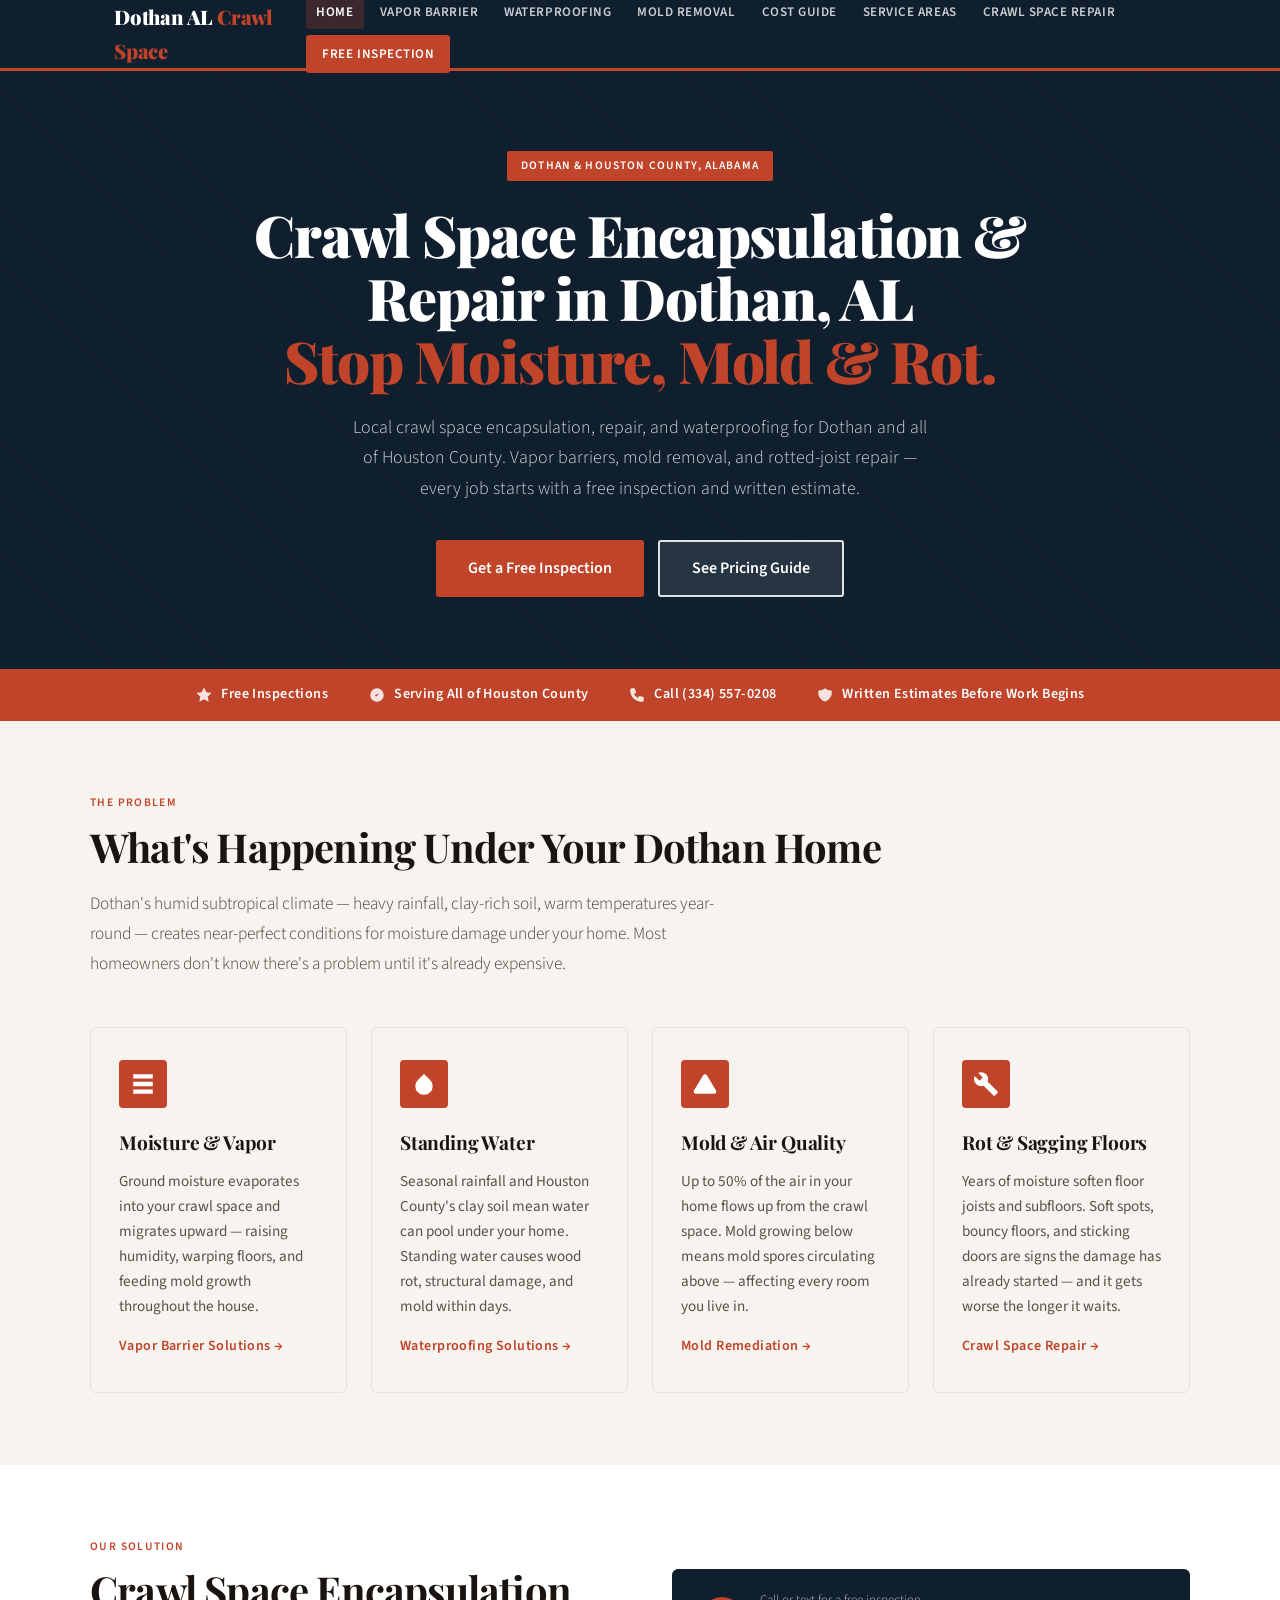
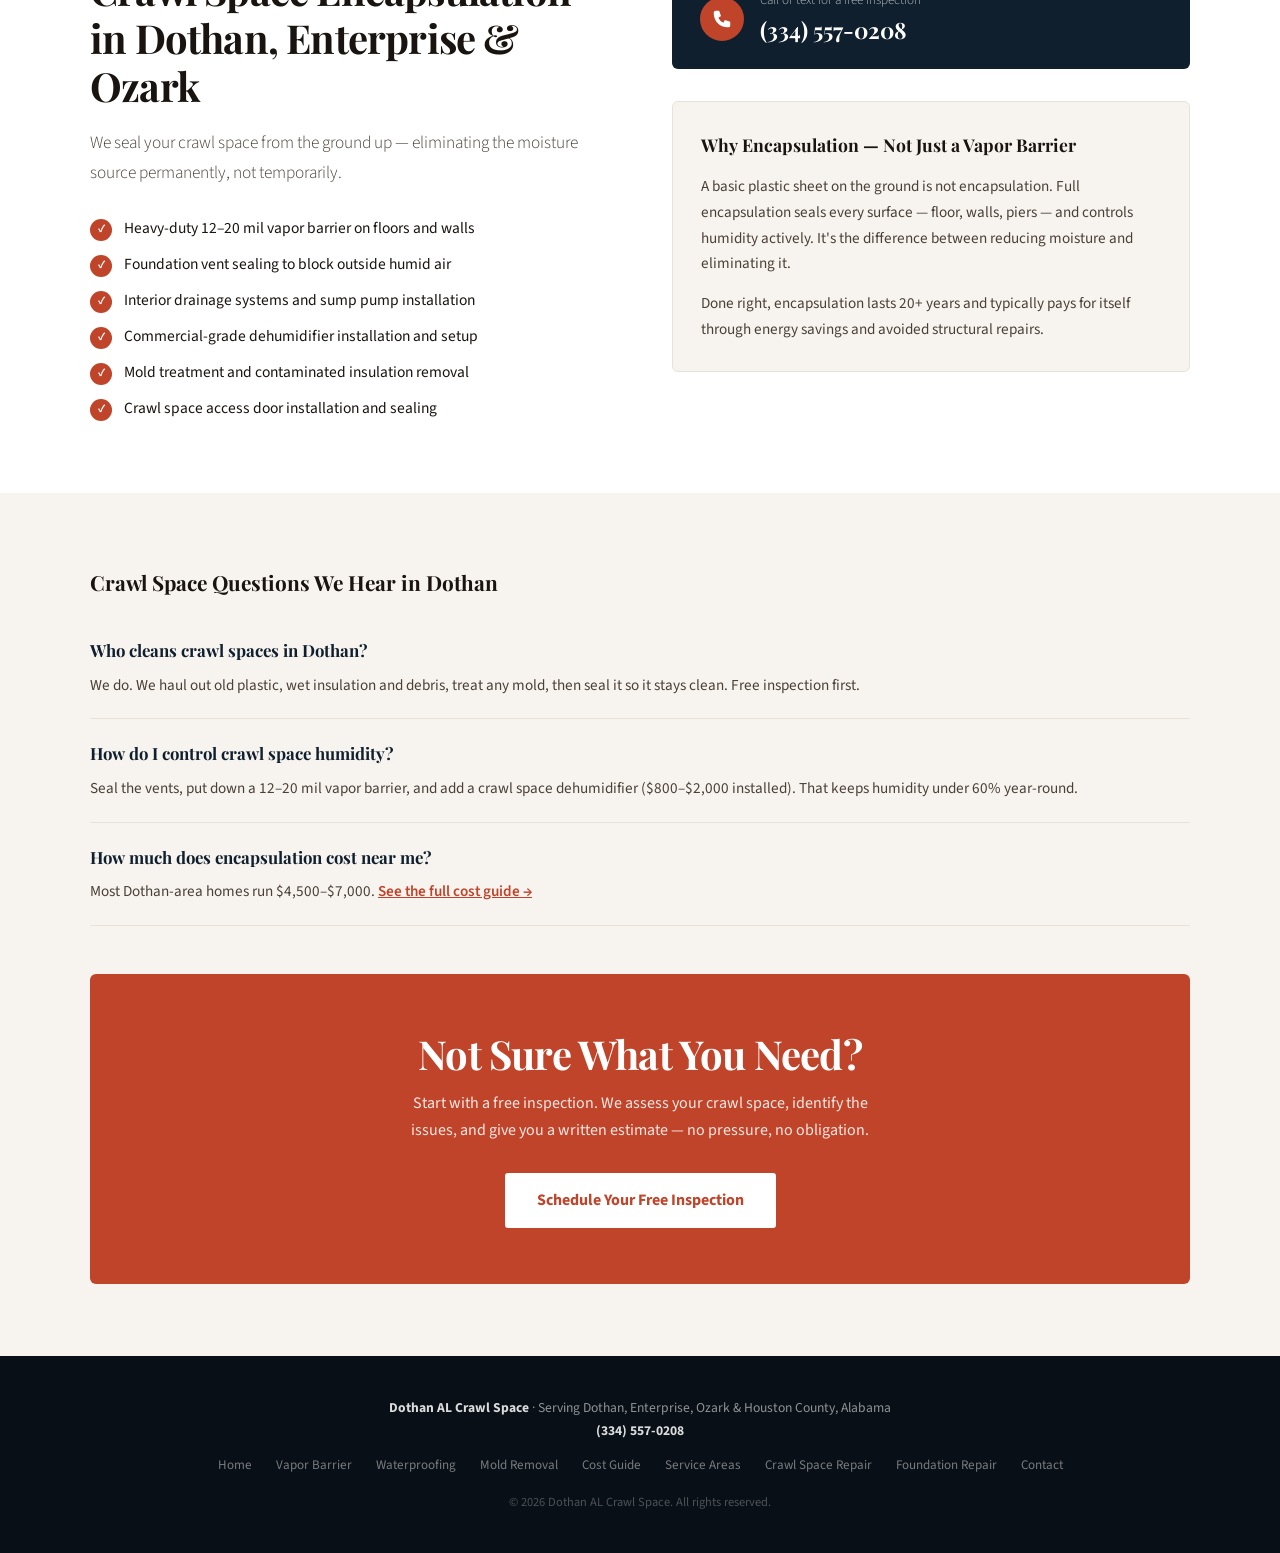
<file: index.html>
<!DOCTYPE html>
<html lang="en">
<head>
<meta charset="UTF-8">
<meta name="viewport" content="width=device-width, initial-scale=1.0">
<title>Crawl Space Encapsulation & Repair in Dothan, AL | Free Inspection</title>
<meta name="description" content="Local crawl space encapsulation for Dothan, Enterprise &amp; Ozark. Most homes run $4,500–$7,000. Free inspection + written quote. Call (334) 557-0208.">
<link rel="canonical" href="https://dothanalcrawlspace.com/">
<link rel="preconnect" href="https://fonts.googleapis.com">
<link href="https://fonts.googleapis.com/css2?family=Playfair+Display:wght@700;900&family=Source+Sans+3:wght@300;400;600&display=swap" rel="stylesheet">
<link rel="stylesheet" href="/styles.css">
<script type="application/ld+json">
{
"@context": "https://schema.org",
"@type": "LocalBusiness",
"name": "Dothan AL Crawl Space",
"description": "Professional crawl space encapsulation, vapor barrier installation, waterproofing, and mold remediation serving Dothan, AL and Houston County.",
"telephone": "(334) 557-0208",
"url": "https://dothanalcrawlspace.com",
"areaServed": [
{"@type": "City", "name": "Dothan", "containedIn": {"@type": "State", "name": "Alabama"}},
{"@type": "City", "name": "Enterprise", "containedIn": {"@type": "State", "name": "Alabama"}},
{"@type": "City", "name": "Ozark", "containedIn": {"@type": "State", "name": "Alabama"}},
{"@type": "County", "name": "Houston County", "containedIn": {"@type": "State", "name": "Alabama"}}
],
"hasOfferCatalog": {
"@type": "OfferCatalog",
"name": "Crawl Space Services",
"itemListElement": [
{"@type": "Offer", "itemOffered": {"@type": "Service", "name": "Crawl Space Encapsulation"}},
{"@type": "Offer", "itemOffered": {"@type": "Service", "name": "Vapor Barrier Installation"}},
{"@type": "Offer", "itemOffered": {"@type": "Service", "name": "Crawl Space Waterproofing"}},
{"@type": "Offer", "itemOffered": {"@type": "Service", "name": "Mold Remediation"}}
]
}
}
</script>
<script type="application/ld+json">
{
 "@context": "https://schema.org",
 "@type": "FAQPage",
 "mainEntity": [
  {
   "@type": "Question",
   "name": "Who cleans crawl spaces in Dothan?",
   "acceptedAnswer": {
    "@type": "Answer",
    "text": "We do. We haul out old plastic, wet insulation and debris, treat any mold, then seal it so it stays clean. Free inspection first."
   }
  },
  {
   "@type": "Question",
   "name": "How do I control crawl space humidity?",
   "acceptedAnswer": {
    "@type": "Answer",
    "text": "Seal the vents, put down a 12–20 mil vapor barrier, and add a crawl space dehumidifier ($800–$2,000 installed). That keeps humidity under 60% year-round."
   }
  },
  {
   "@type": "Question",
   "name": "How much does encapsulation cost near me?",
   "acceptedAnswer": {
    "@type": "Answer",
    "text": "Most Dothan-area homes run $4,500–$7,000."
   }
  }
 ]
}
</script>
</head>
<body>

<header>
<div class="header-inner">
<a href="/" class="logo">Dothan AL <span>Crawl Space</span></a>
<button class="mobile-menu-btn" onclick="document.getElementById('main-nav').classList.toggle('open')" aria-label="Menu">
<span></span><span></span><span></span>
</button>
<nav id="main-nav">
<a href="/" class="active">Home</a>
<a href="/vapor-barrier/">Vapor Barrier</a>
<a href="/waterproofing/">Waterproofing</a>
<a href="/mold-remediation/">Mold Removal</a>
<a href="/cost/">Cost Guide</a>
<a href="/houston-county/">Service Areas</a>
<a href="/crawl-space-repair/">Crawl Space Repair</a>
<a href="/contact/" class="header-cta">Free Inspection</a>
</nav>
</div>
</header>

<div class="hero">
<div class="hero-inner">
<span class="hero-badge">Dothan & Houston County, Alabama</span>
<h1>Crawl Space Encapsulation &amp; Repair in Dothan, AL<br><em>Stop Moisture, Mold &amp; Rot.</em></h1>
<p>Local crawl space encapsulation, repair, and waterproofing for Dothan and all of Houston County. Vapor barriers, mold removal, and rotted-joist repair — every job starts with a free inspection and written estimate.</p>
<div class="hero-actions">
<a href="/contact/" class="btn-primary">Get a Free Inspection</a>
<a href="/cost/" class="btn-outline">See Pricing Guide</a>
</div>
</div>
</div>

<div class="trust-bar">
<div class="trust-bar-inner">
<div class="trust-item">
<svg viewBox="0 0 24 24"><path d="M12 2l3.09 6.26L22 9.27l-5 4.87 1.18 6.88L12 17.77l-6.18 3.25L7 14.14 2 9.27l6.91-1.01L12 2z"/></svg>
Free Inspections
</div>
<div class="trust-item">
<svg viewBox="0 0 24 24"><path d="M9 12l2 2 4-4m6 2a9 9 0 11-18 0 9 9 0 0118 0z"/></svg>
Serving All of Houston County
</div>
<div class="trust-item">
<svg viewBox="0 0 24 24"><path d="M3 5a2 2 0 012-2h3.28a1 1 0 01.948.684l1.498 4.493a1 1 0 01-.502 1.21l-2.257 1.13a11.042 11.042 0 005.516 5.516l1.13-2.257a1 1 0 011.21-.502l4.493 1.498a1 1 0 01.684.949V19a2 2 0 01-2 2h-1C9.716 21 3 14.284 3 6V5z"/></svg>
Call (334) 557-0208
</div>
<div class="trust-item">
<svg viewBox="0 0 24 24"><path d="M9 12l2 2 4-4m5.618-4.016A11.955 11.955 0 0112 2.944a11.955 11.955 0 01-8.618 3.04A12.02 12.02 0 003 9c0 5.591 3.824 10.29 9 11.622 5.176-1.332 9-6.03 9-11.622 0-1.042-.133-2.052-.382-3.016z"/></svg>
Written Estimates Before Work Begins
</div>
</div>
</div>

<div class="section">
<div class="section-inner">
<span class="section-label">The Problem</span>
<h2>What's Happening Under Your Dothan Home</h2>
<p class="lead">Dothan's humid subtropical climate — heavy rainfall, clay-rich soil, warm temperatures year-round — creates near-perfect conditions for moisture damage under your home. Most homeowners don't know there's a problem until it's already expensive.</p>
<div class="card-grid" style="grid-template-columns: repeat(auto-fit, minmax(230px, 1fr));">
<a href="/vapor-barrier/" class="card">
<div class="card-icon">
<svg viewBox="0 0 24 24"><path d="M3 3h18v4H3zM3 10h18v4H3zM3 17h18v4H3z"/></svg>
</div>
<h3>Moisture & Vapor</h3>
<p>Ground moisture evaporates into your crawl space and migrates upward — raising humidity, warping floors, and feeding mold growth throughout the house.</p>
<span class="card-link">Vapor Barrier Solutions →</span>
</a>
<a href="/waterproofing/" class="card">
<div class="card-icon">
<svg viewBox="0 0 24 24"><path d="M12 2.69l5.66 5.66a8 8 0 11-11.31 0z"/></svg>
</div>
<h3>Standing Water</h3>
<p>Seasonal rainfall and Houston County's clay soil mean water can pool under your home. Standing water causes wood rot, structural damage, and mold within days.</p>
<span class="card-link">Waterproofing Solutions →</span>
</a>
<a href="/mold-remediation/" class="card">
<div class="card-icon">
<svg viewBox="0 0 24 24"><path d="M12 9v4m0 4h.01M10.29 3.86L1.82 18a2 2 0 001.71 3h16.94a2 2 0 001.71-3L13.71 3.86a2 2 0 00-3.42 0z"/></svg>
</div>
<h3>Mold & Air Quality</h3>
<p>Up to 50% of the air in your home flows up from the crawl space. Mold growing below means mold spores circulating above — affecting every room you live in.</p>
<span class="card-link">Mold Remediation →</span>
</a>
<a href="/crawl-space-repair/" class="card">
<div class="card-icon">
<svg viewBox="0 0 24 24"><path d="M22.7 19l-9.1-9.1c.9-2.3.4-5-1.5-6.9-2-2-5-2.4-7.4-1.3L9 6 6 9 1.6 4.7C.4 7.1.9 10.1 2.9 12.1c1.9 1.9 4.6 2.4 6.9 1.5l9.1 9.1c.4.4 1 .4 1.4 0l2.3-2.3c.5-.4.5-1.1.1-1.4z"/></svg>
</div>
<h3>Rot &amp; Sagging Floors</h3>
<p>Years of moisture soften floor joists and subfloors. Soft spots, bouncy floors, and sticking doors are signs the damage has already started — and it gets worse the longer it waits.</p>
<span class="card-link">Crawl Space Repair →</span>
</a>
</div>
</div>
</div>

<div class="section section-alt">
<div class="section-inner">
<div class="two-col">
<div>
<span class="section-label">Our Solution</span>
<h2>Crawl Space Encapsulation in Dothan, Enterprise &amp; Ozark</h2>
<p class="lead" style="margin-bottom:28px;">We seal your crawl space from the ground up — eliminating the moisture source permanently, not temporarily.</p>
<ul class="service-list">
<li>Heavy-duty 12–20 mil vapor barrier on floors and walls</li>
<li>Foundation vent sealing to block outside humid air</li>
<li>Interior drainage systems and sump pump installation</li>
<li>Commercial-grade dehumidifier installation and setup</li>
<li>Mold treatment and contaminated insulation removal</li>
<li>Crawl space access door installation and sealing</li>
</ul>
</div>
<div>
<a href="tel:3345570208" class="phone-callout">
<div class="phone-icon">
<svg viewBox="0 0 24 24"><path d="M3 5a2 2 0 012-2h3.28a1 1 0 01.948.684l1.498 4.493a1 1 0 01-.502 1.21l-2.257 1.13a11.042 11.042 0 005.516 5.516l1.13-2.257a1 1 0 011.21-.502l4.493 1.498a1 1 0 01.684.949V19a2 2 0 01-2 2h-1C9.716 21 3 14.284 3 6V5z"/></svg>
</div>
<div>
<div class="phone-text">Call or text for a free inspection</div>
<div class="phone-number">(334) 557-0208</div>
</div>
</a>
<div class="light-card">
<h3>Why Encapsulation — Not Just a Vapor Barrier</h3>
<p style="margin-bottom:14px;">A basic plastic sheet on the ground is not encapsulation. Full encapsulation seals every surface — floor, walls, piers — and controls humidity actively. It's the difference between reducing moisture and eliminating it.</p>
<p>Done right, encapsulation lasts 20+ years and typically pays for itself through energy savings and avoided structural repairs.</p>
</div>
</div>
</div>
</div>
</div>

<div class="section">
<div class="section-inner">
<h3 style="font-family:'Playfair Display',serif; font-size:1.3rem; margin-bottom:16px;">Crawl Space Questions We Hear in Dothan</h3>
<div class="faq-item">
<div class="faq-q">Who cleans crawl spaces in Dothan?</div>
<div class="faq-a">We do. We haul out old plastic, wet insulation and debris, treat any mold, then seal it so it stays clean. Free inspection first.</div>
</div>
<div class="faq-item">
<div class="faq-q">How do I control crawl space humidity?</div>
<div class="faq-a">Seal the vents, put down a 12–20 mil vapor barrier, and add a crawl space dehumidifier ($800–$2,000 installed). That keeps humidity under 60% year-round.</div>
</div>
<div class="faq-item">
<div class="faq-q">How much does encapsulation cost near me?</div>
<div class="faq-a">Most Dothan-area homes run $4,500–$7,000. <a href="/cost/" style="color:var(--rust); font-weight:600;">See the full cost guide →</a></div>
</div>
<div class="cta-block" style="margin-top:48px;">
<h2>Not Sure What You Need?</h2>
<p>Start with a free inspection. We assess your crawl space, identify the issues, and give you a written estimate — no pressure, no obligation.</p>
<a href="/contact/" class="btn-white">Schedule Your Free Inspection</a>
</div>
</div>
</div>

<footer>
<strong>Dothan AL Crawl Space</strong> · Serving Dothan, Enterprise, Ozark & Houston County, Alabama<br>
<strong>(334) 557-0208</strong>
<div class="footer-links">
<a href="/">Home</a>
<a href="/vapor-barrier/">Vapor Barrier</a>
<a href="/waterproofing/">Waterproofing</a>
<a href="/mold-remediation/">Mold Removal</a>
<a href="/cost/">Cost Guide</a>
<a href="/houston-county/">Service Areas</a>
<a href="/crawl-space-repair/">Crawl Space Repair</a>
<a href="/foundation-repair/">Foundation Repair</a>
<a href="/contact/">Contact</a>
</div>
<div class="footer-copy">© 2026 Dothan AL Crawl Space. All rights reserved.</div>
</footer>

</body>
</html>
</file>
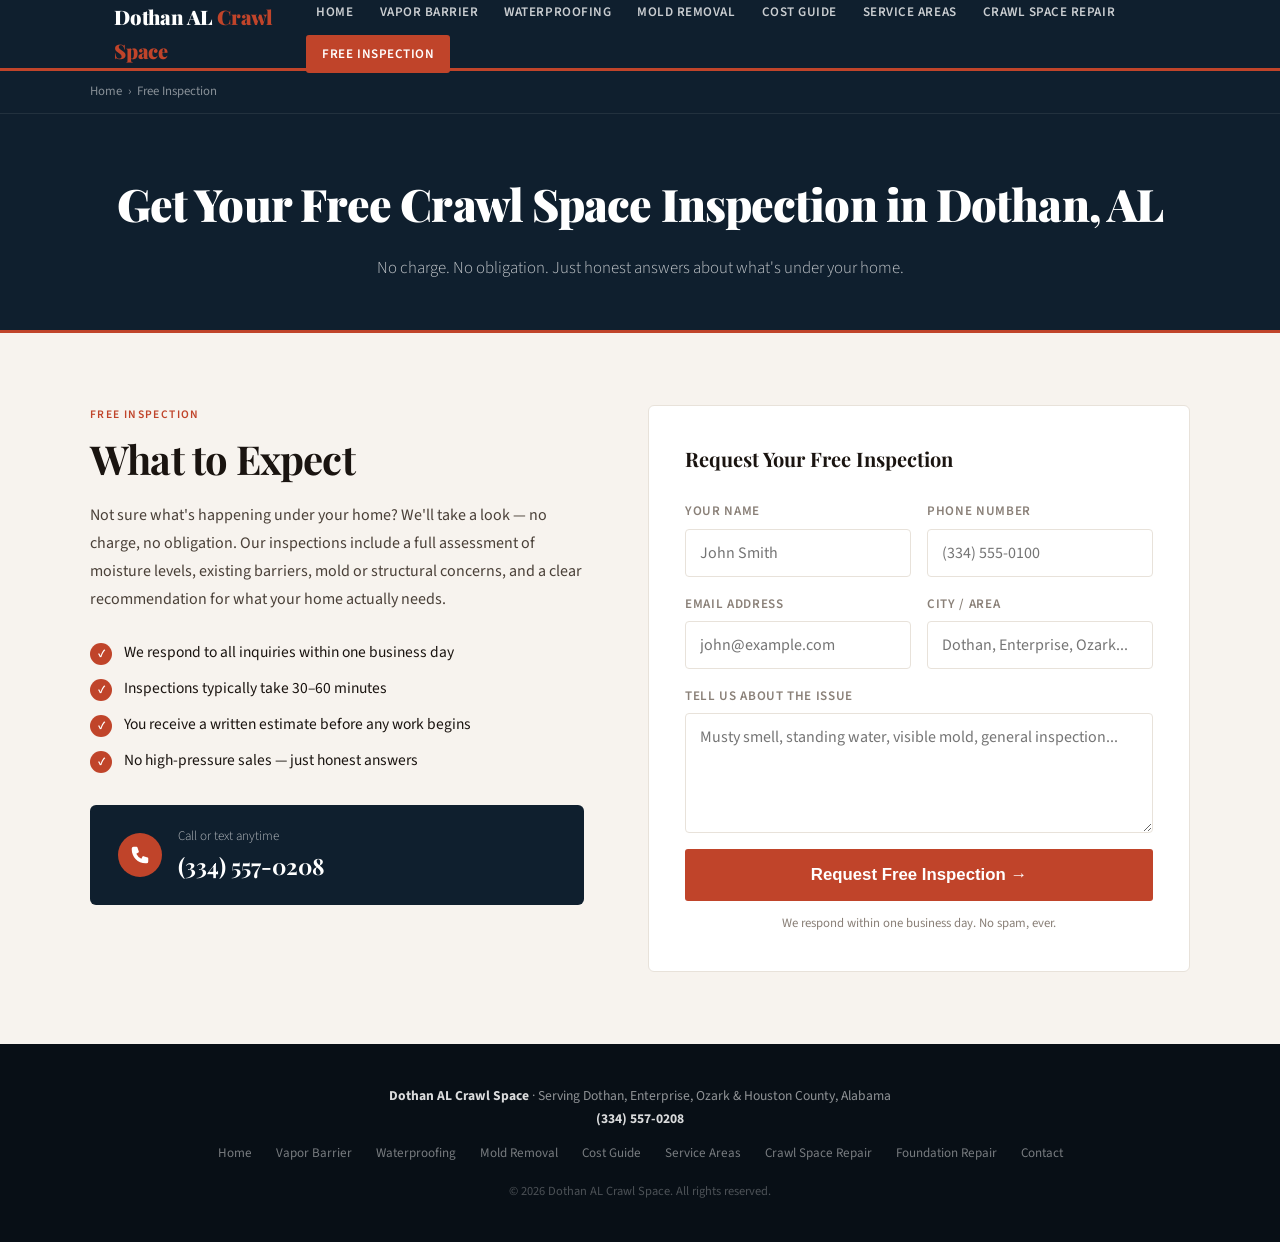
<file: contact/index.html>
<!DOCTYPE html>
<html lang="en">
<head>
<meta charset="UTF-8">
<meta name="viewport" content="width=device-width, initial-scale=1.0">
<title>Free Crawl Space Inspection Dothan AL | Get a Quote</title>
<meta name="description" content="Schedule your free crawl space inspection in Dothan, AL. Fast response, no obligation. Serving Houston County. Call (334) 557-0208 or fill out the form.">
<link rel="canonical" href="https://dothanalcrawlspace.com/contact/">
<link rel="preconnect" href="https://fonts.googleapis.com">
<link href="https://fonts.googleapis.com/css2?family=Playfair+Display:wght@700;900&family=Source+Sans+3:wght@300;400;600&display=swap" rel="stylesheet">
<link rel="stylesheet" href="/styles.css">
</head>
<body>

<header>
<div class="header-inner">
<a href="/" class="logo">Dothan AL <span>Crawl Space</span></a>
<button class="mobile-menu-btn" onclick="document.getElementById('main-nav').classList.toggle('open')" aria-label="Menu">
<span></span><span></span><span></span>
</button>
<nav id="main-nav">
<a href="/">Home</a>
<a href="/vapor-barrier/">Vapor Barrier</a>
<a href="/waterproofing/">Waterproofing</a>
<a href="/mold-remediation/">Mold Removal</a>
<a href="/cost/">Cost Guide</a>
<a href="/houston-county/">Service Areas</a>
<a href="/crawl-space-repair/">Crawl Space Repair</a>
<a href="/contact/" class="header-cta active">Free Inspection</a>
</nav>
</div>
</header>

<div class="breadcrumb">
<div class="breadcrumb-inner">
<a href="/">Home</a><span>›</span>Free Inspection
</div>
</div>

<div class="page-hero">
<h1>Get Your Free Crawl Space Inspection in Dothan, AL</h1>
<p>No charge. No obligation. Just honest answers about what's under your home.</p>
</div>

<div class="section">
<div class="section-inner">
<div class="two-col">
<div>
<span class="section-label">Free Inspection</span>
<h2>What to Expect</h2>
<p style="font-size:1rem; color:#4a4038; line-height:1.75; margin-bottom:28px;">Not sure what's happening under your home? We'll take a look — no charge, no obligation. Our inspections include a full assessment of moisture levels, existing barriers, mold or structural concerns, and a clear recommendation for what your home actually needs.</p>
<ul class="service-list" style="margin-bottom:32px;">
<li>We respond to all inquiries within one business day</li>
<li>Inspections typically take 30–60 minutes</li>
<li>You receive a written estimate before any work begins</li>
<li>No high-pressure sales — just honest answers</li>
</ul>
<a href="tel:3345570208" class="phone-callout">
<div class="phone-icon">
<svg viewBox="0 0 24 24"><path d="M3 5a2 2 0 012-2h3.28a1 1 0 01.948.684l1.498 4.493a1 1 0 01-.502 1.21l-2.257 1.13a11.042 11.042 0 005.516 5.516l1.13-2.257a1 1 0 011.21-.502l4.493 1.498a1 1 0 01.684.949V19a2 2 0 01-2 2h-1C9.716 21 3 14.284 3 6V5z"/></svg>
</div>
<div>
<div class="phone-text">Call or text anytime</div>
<div class="phone-number">(334) 557-0208</div>
</div>
</a>
</div>
<div>
<div style="background:var(--white); border:1px solid var(--warm-gray); border-radius:6px; padding:36px;">
<h3 style="font-family:'Playfair Display',serif; font-size:1.25rem; margin-bottom:24px;">Request Your Free Inspection</h3>
<form action="https://formspree.io/f/xwvzwqrp" method="POST">
<div class="form-grid">
<div class="form-group">
<label for="name">Your Name</label>
<input type="text" id="name" name="name" placeholder="John Smith" required>
</div>
<div class="form-group">
<label for="phone">Phone Number</label>
<input type="tel" id="phone" name="phone" placeholder="(334) 555-0100" required>
</div>
<div class="form-group">
<label for="email">Email Address</label>
<input type="email" id="email" name="email" placeholder="john@example.com">
</div>
<div class="form-group">
<label for="city">City / Area</label>
<input type="text" id="city" name="city" placeholder="Dothan, Enterprise, Ozark...">
</div>
<div class="form-group full">
<label for="message">Tell Us About the Issue</label>
<textarea id="message" name="message" placeholder="Musty smell, standing water, visible mold, general inspection..."></textarea>
</div>
</div>
<input type="hidden" name="_subject" value="New Crawl Space Inspection Request - Dothan AL">
<input type="hidden" name="_next" value="https://dothanalcrawlspace.com/contact/?thank-you">
<button type="submit" class="btn-primary" style="width:100%; margin-top:16px; font-size:1.05rem; padding:16px;">Request Free Inspection →</button>
</form>
<p style="font-size:0.8rem; color:var(--mid-gray); margin-top:12px; text-align:center;">We respond within one business day. No spam, ever.</p>
</div>
</div>
</div>
</div>
</div>

<footer>
<strong>Dothan AL Crawl Space</strong> · Serving Dothan, Enterprise, Ozark & Houston County, Alabama<br>
<strong>(334) 557-0208</strong>
<div class="footer-links">
<a href="/">Home</a>
<a href="/vapor-barrier/">Vapor Barrier</a>
<a href="/waterproofing/">Waterproofing</a>
<a href="/mold-remediation/">Mold Removal</a>
<a href="/cost/">Cost Guide</a>
<a href="/houston-county/">Service Areas</a>
<a href="/crawl-space-repair/">Crawl Space Repair</a>
<a href="/foundation-repair/">Foundation Repair</a>
<a href="/contact/">Contact</a>
</div>
<div class="footer-copy">© 2026 Dothan AL Crawl Space. All rights reserved.</div>
</footer>

</body>
</html>
</file>
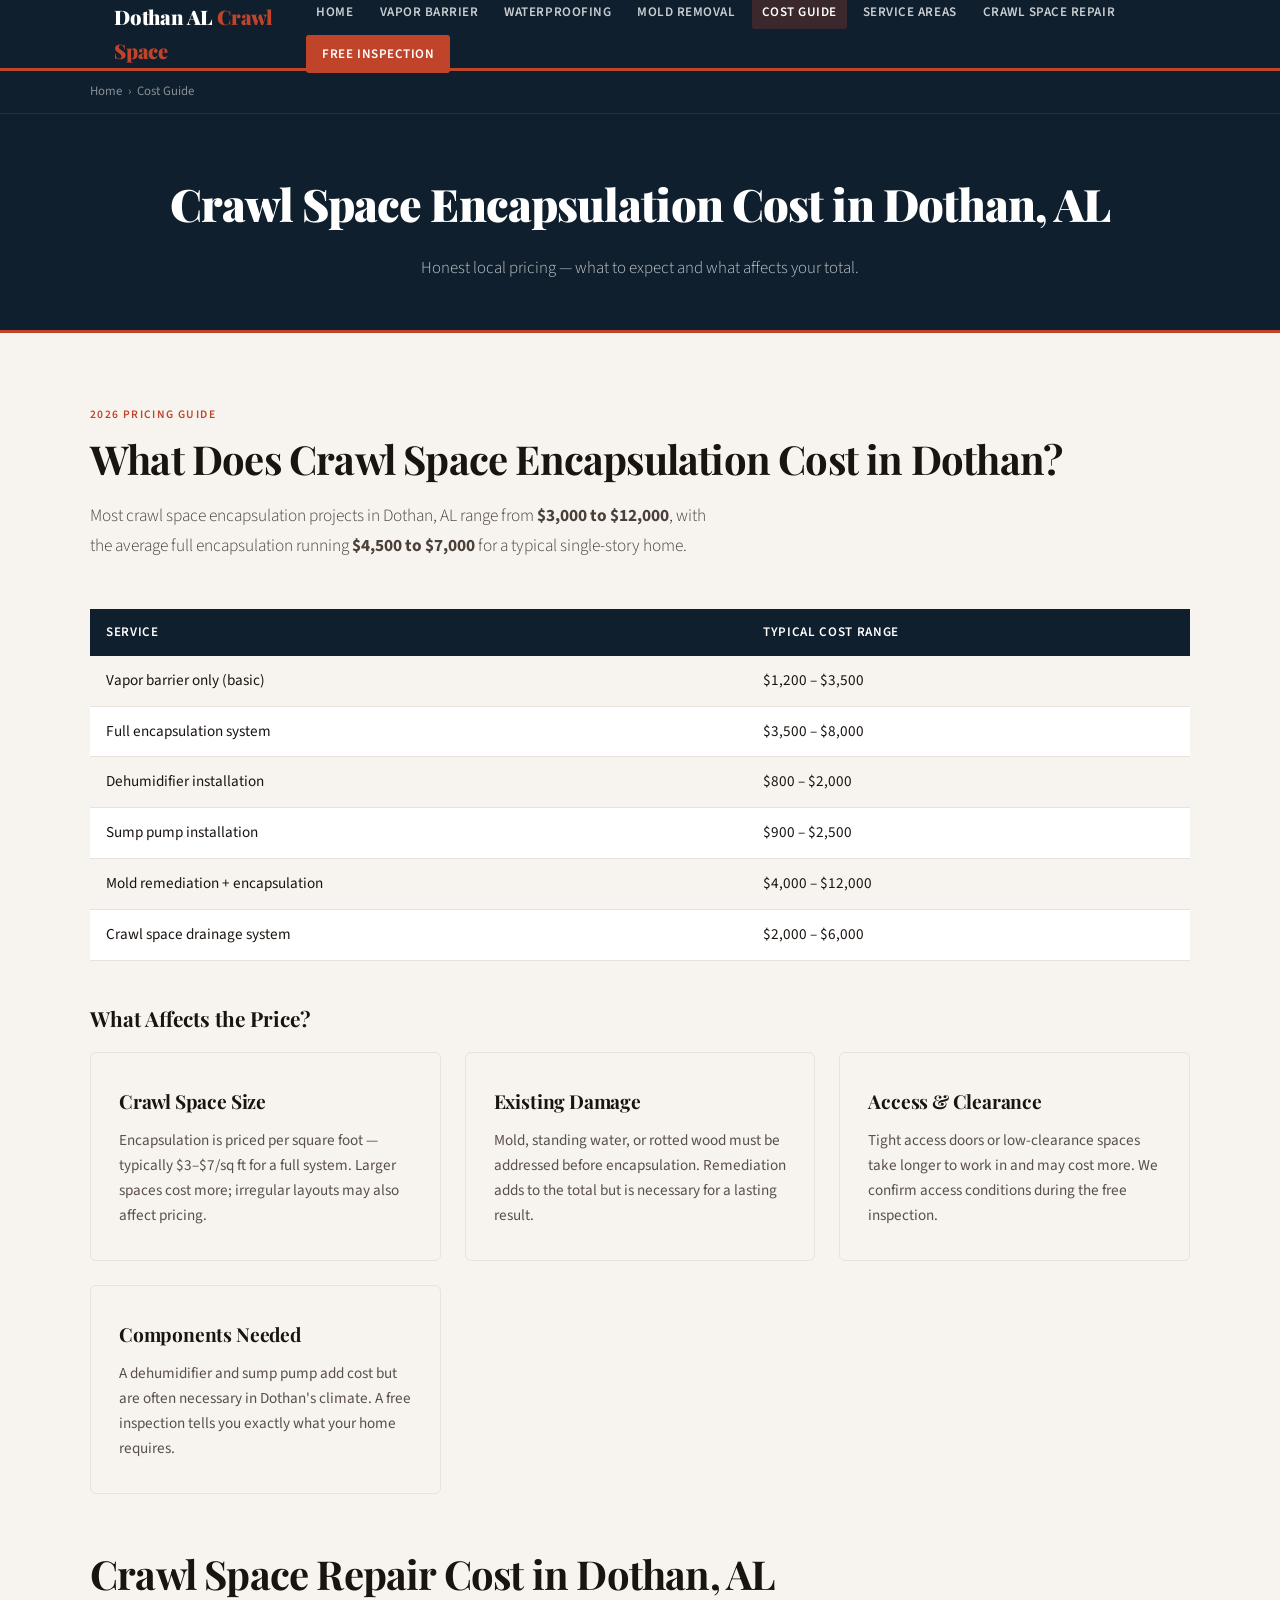
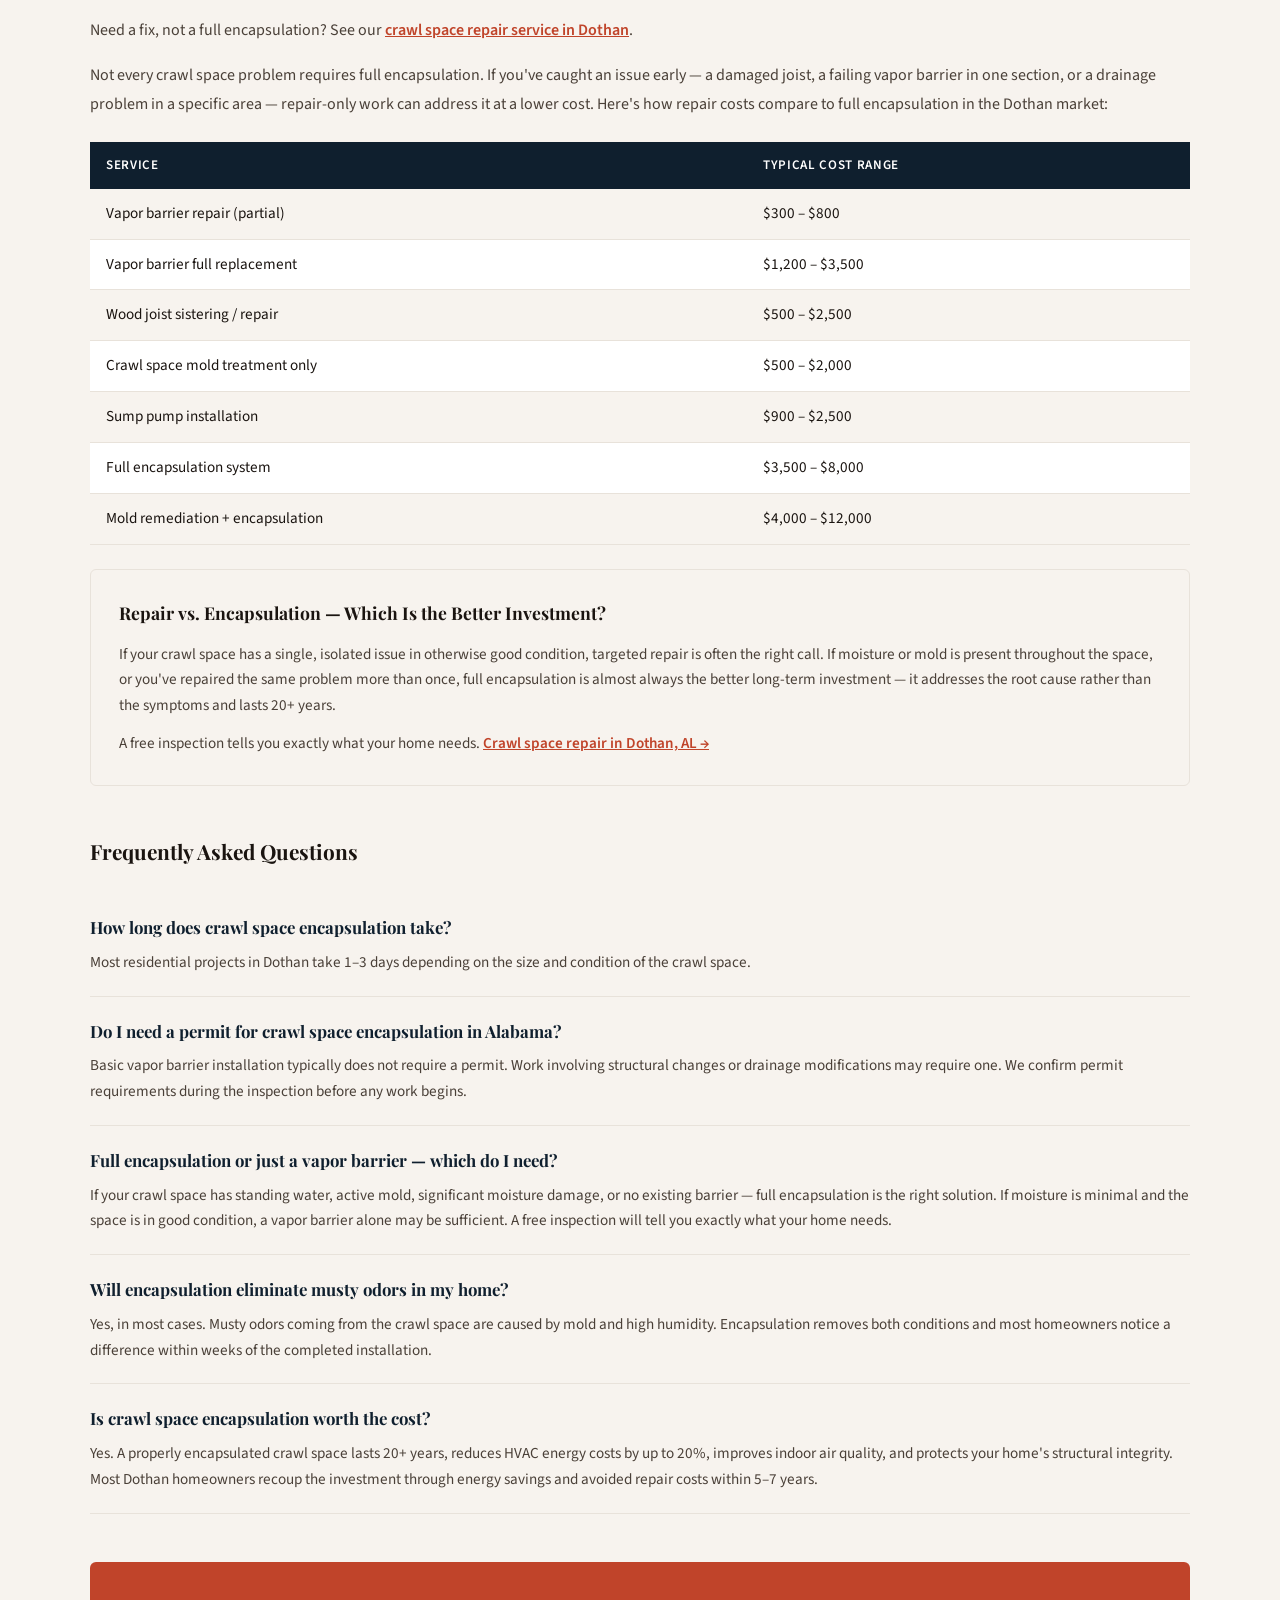
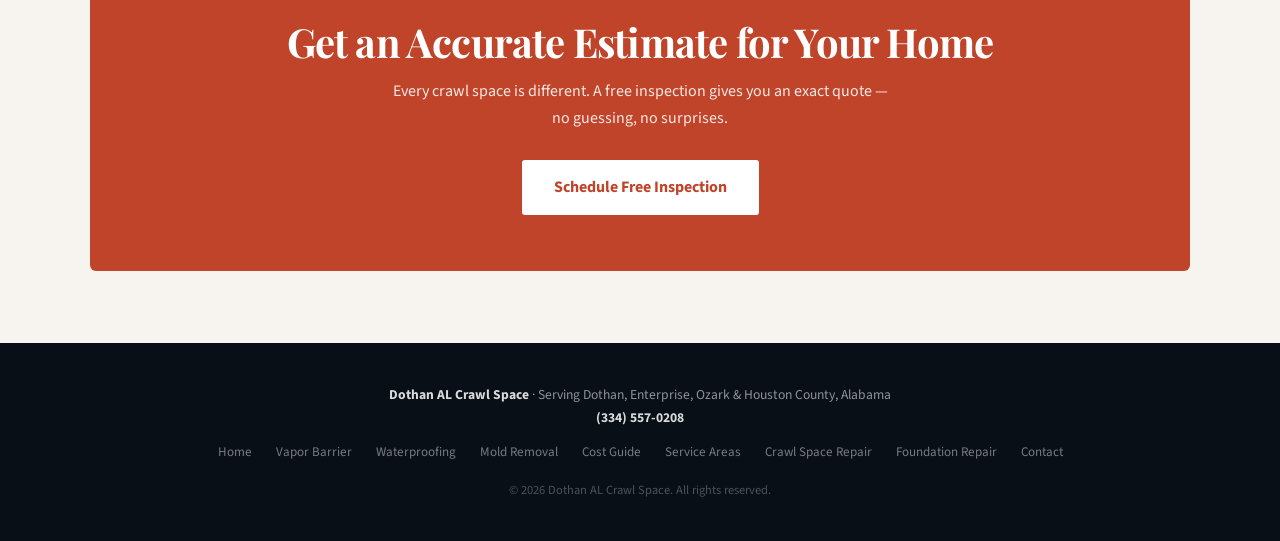
<file: cost/index.html>
<!DOCTYPE html>
<html lang="en">
<head>
<meta charset="UTF-8">
<meta name="viewport" content="width=device-width, initial-scale=1.0">
<title>Crawl Space Encapsulation Cost Dothan AL: $3K–$12K (2026)</title>
<meta name="description" content="Real Dothan prices for encapsulation, vapor barriers & repair. Most homes run $4,500–$7,000. Free inspection & written quote: (334) 557-0208.">
<link rel="canonical" href="https://dothanalcrawlspace.com/cost/">
<link rel="preconnect" href="https://fonts.googleapis.com">
<link href="https://fonts.googleapis.com/css2?family=Playfair+Display:wght@700;900&family=Source+Sans+3:wght@300;400;600&display=swap" rel="stylesheet">
<link rel="stylesheet" href="/styles.css">
<script type="application/ld+json">
{
"@context": "https://schema.org",
"@type": "FAQPage",
"mainEntity": [
{
"@type": "Question",
"name": "How much does crawl space encapsulation cost in Dothan AL?",
"acceptedAnswer": {"@type": "Answer", "text": "Most crawl space encapsulation projects in Dothan, AL range from $3,000 to $12,000, with the average full encapsulation running $4,500 to $7,000 for a typical single-story home."}
},
{
"@type": "Question",
"name": "How long does crawl space encapsulation take?",
"acceptedAnswer": {"@type": "Answer", "text": "Most residential projects in Dothan take 1–3 days depending on the size and condition of the crawl space."}
},
{
"@type": "Question",
"name": "Do I need a permit for crawl space encapsulation in Alabama?",
"acceptedAnswer": {"@type": "Answer", "text": "Basic vapor barrier installation typically does not require a permit in Alabama. Work involving structural changes or drainage modifications may require one."}
},
{
"@type": "Question",
"name": "Will crawl space encapsulation eliminate musty odors?",
"acceptedAnswer": {"@type": "Answer", "text": "Yes, in most cases. Musty odors are caused by mold and high humidity in the crawl space. Encapsulation removes both conditions and most homeowners notice a difference within weeks."}
},
{
"@type": "Question",
"name": "Is crawl space encapsulation worth the cost?",
"acceptedAnswer": {"@type": "Answer", "text": "Yes. A properly encapsulated crawl space lasts 20+ years, reduces HVAC energy costs by up to 20%, improves indoor air quality, and protects your home's structural integrity. Most Dothan homeowners recoup the investment through energy savings and avoided repair costs within 5–7 years."}
}
]
}
</script>
</head>
<body>

<header>
<div class="header-inner">
<a href="/" class="logo">Dothan AL <span>Crawl Space</span></a>
<button class="mobile-menu-btn" onclick="document.getElementById('main-nav').classList.toggle('open')" aria-label="Menu">
<span></span><span></span><span></span>
</button>
<nav id="main-nav">
<a href="/">Home</a>
<a href="/vapor-barrier/">Vapor Barrier</a>
<a href="/waterproofing/">Waterproofing</a>
<a href="/mold-remediation/">Mold Removal</a>
<a href="/cost/" class="active">Cost Guide</a>
<a href="/houston-county/">Service Areas</a>
<a href="/crawl-space-repair/">Crawl Space Repair</a>
<a href="/contact/" class="header-cta">Free Inspection</a>
</nav>
</div>
</header>

<div class="breadcrumb">
<div class="breadcrumb-inner">
<a href="/">Home</a><span>›</span>Cost Guide
</div>
</div>

<div class="page-hero">
<h1>Crawl Space Encapsulation Cost in Dothan, AL</h1>
<p>Honest local pricing — what to expect and what affects your total.</p>
</div>

<div class="section">
<div class="section-inner">
<span class="section-label">2026 Pricing Guide</span>
<h2>What Does Crawl Space Encapsulation Cost in Dothan?</h2>
<p class="lead">Most crawl space encapsulation projects in Dothan, AL range from <strong>$3,000 to $12,000</strong>, with the average full encapsulation running <strong>$4,500 to $7,000</strong> for a typical single-story home.</p>

<table>
<thead>
<tr><th>Service</th><th>Typical Cost Range</th></tr>
</thead>
<tbody>
<tr><td>Vapor barrier only (basic)</td><td>$1,200 – $3,500</td></tr>
<tr><td>Full encapsulation system</td><td>$3,500 – $8,000</td></tr>
<tr><td>Dehumidifier installation</td><td>$800 – $2,000</td></tr>
<tr><td>Sump pump installation</td><td>$900 – $2,500</td></tr>
<tr><td>Mold remediation + encapsulation</td><td>$4,000 – $12,000</td></tr>
<tr><td>Crawl space drainage system</td><td>$2,000 – $6,000</td></tr>
</tbody>
</table>

<h3 style="font-family:'Playfair Display',serif; font-size:1.3rem; margin:40px 0 16px;">What Affects the Price?</h3>
<div class="card-grid" style="margin-bottom:56px;">
<div class="card">
<h3>Crawl Space Size</h3>
<p>Encapsulation is priced per square foot — typically $3–$7/sq ft for a full system. Larger spaces cost more; irregular layouts may also affect pricing.</p>
</div>
<div class="card">
<h3>Existing Damage</h3>
<p>Mold, standing water, or rotted wood must be addressed before encapsulation. Remediation adds to the total but is necessary for a lasting result.</p>
</div>
<div class="card">
<h3>Access & Clearance</h3>
<p>Tight access doors or low-clearance spaces take longer to work in and may cost more. We confirm access conditions during the free inspection.</p>
</div>
<div class="card">
<h3>Components Needed</h3>
<p>A dehumidifier and sump pump add cost but are often necessary in Dothan's climate. A free inspection tells you exactly what your home requires.</p>
</div>
</div>

<h2 style="margin-top:48px;">Crawl Space Repair Cost in Dothan, AL</h2>
<p style="font-size:1rem; color:#4a4038; line-height:1.8; margin-bottom:16px;">Need a fix, not a full encapsulation? See our <a href="/crawl-space-repair/" style="color:var(--rust); font-weight:600;">crawl space repair service in Dothan</a>.</p>
<p style="font-size:1rem; color:#4a4038; line-height:1.8; margin-bottom:24px;">Not every crawl space problem requires full encapsulation. If you've caught an issue early — a damaged joist, a failing vapor barrier in one section, or a drainage problem in a specific area — repair-only work can address it at a lower cost. Here's how repair costs compare to full encapsulation in the Dothan market:</p>

<table>
<thead>
<tr><th>Service</th><th>Typical Cost Range</th></tr>
</thead>
<tbody>
<tr><td>Vapor barrier repair (partial)</td><td>$300 – $800</td></tr>
<tr><td>Vapor barrier full replacement</td><td>$1,200 – $3,500</td></tr>
<tr><td>Wood joist sistering / repair</td><td>$500 – $2,500</td></tr>
<tr><td>Crawl space mold treatment only</td><td>$500 – $2,000</td></tr>
<tr><td>Sump pump installation</td><td>$900 – $2,500</td></tr>
<tr><td>Full encapsulation system</td><td>$3,500 – $8,000</td></tr>
<tr><td>Mold remediation + encapsulation</td><td>$4,000 – $12,000</td></tr>
</tbody>
</table>

<div class="light-card" style="margin: 24px 0 48px;">
<h3>Repair vs. Encapsulation — Which Is the Better Investment?</h3>
<p style="font-size:0.95rem; color:#4a4038; line-height:1.7; margin-bottom:12px;">If your crawl space has a single, isolated issue in otherwise good condition, targeted repair is often the right call. If moisture or mold is present throughout the space, or you've repaired the same problem more than once, full encapsulation is almost always the better long-term investment — it addresses the root cause rather than the symptoms and lasts 20+ years.</p>
<p style="font-size:0.95rem; color:#4a4038; line-height:1.7;">A free inspection tells you exactly what your home needs. <a href="/crawl-space-repair/" style="color:var(--rust); font-weight:600;">Crawl space repair in Dothan, AL →</a></p>
</div>

<h3 style="font-family:'Playfair Display',serif; font-size:1.3rem; margin-bottom:24px;">Frequently Asked Questions</h3>
<div class="faq-item">
<div class="faq-q">How long does crawl space encapsulation take?</div>
<div class="faq-a">Most residential projects in Dothan take 1–3 days depending on the size and condition of the crawl space.</div>
</div>
<div class="faq-item">
<div class="faq-q">Do I need a permit for crawl space encapsulation in Alabama?</div>
<div class="faq-a">Basic vapor barrier installation typically does not require a permit. Work involving structural changes or drainage modifications may require one. We confirm permit requirements during the inspection before any work begins.</div>
</div>
<div class="faq-item">
<div class="faq-q">Full encapsulation or just a vapor barrier — which do I need?</div>
<div class="faq-a">If your crawl space has standing water, active mold, significant moisture damage, or no existing barrier — full encapsulation is the right solution. If moisture is minimal and the space is in good condition, a vapor barrier alone may be sufficient. A free inspection will tell you exactly what your home needs.</div>
</div>
<div class="faq-item">
<div class="faq-q">Will encapsulation eliminate musty odors in my home?</div>
<div class="faq-a">Yes, in most cases. Musty odors coming from the crawl space are caused by mold and high humidity. Encapsulation removes both conditions and most homeowners notice a difference within weeks of the completed installation.</div>
</div>
<div class="faq-item">
<div class="faq-q">Is crawl space encapsulation worth the cost?</div>
<div class="faq-a">Yes. A properly encapsulated crawl space lasts 20+ years, reduces HVAC energy costs by up to 20%, improves indoor air quality, and protects your home's structural integrity. Most Dothan homeowners recoup the investment through energy savings and avoided repair costs within 5–7 years.</div>
</div>

<div style="margin-top:48px;">
<div class="cta-block">
<h2>Get an Accurate Estimate for Your Home</h2>
<p>Every crawl space is different. A free inspection gives you an exact quote — no guessing, no surprises.</p>
<a href="/contact/" class="btn-white">Schedule Free Inspection</a>
</div>
</div>
</div>
</div>

<footer>
<strong>Dothan AL Crawl Space</strong> · Serving Dothan, Enterprise, Ozark & Houston County, Alabama<br>
<strong>(334) 557-0208</strong>
<div class="footer-links">
<a href="/">Home</a>
<a href="/vapor-barrier/">Vapor Barrier</a>
<a href="/waterproofing/">Waterproofing</a>
<a href="/mold-remediation/">Mold Removal</a>
<a href="/cost/">Cost Guide</a>
<a href="/houston-county/">Service Areas</a>
<a href="/crawl-space-repair/">Crawl Space Repair</a>
<a href="/foundation-repair/">Foundation Repair</a>
<a href="/contact/">Contact</a>
</div>
<div class="footer-copy">© 2026 Dothan AL Crawl Space. All rights reserved.</div>
</footer>

</body>
</html>
</file>
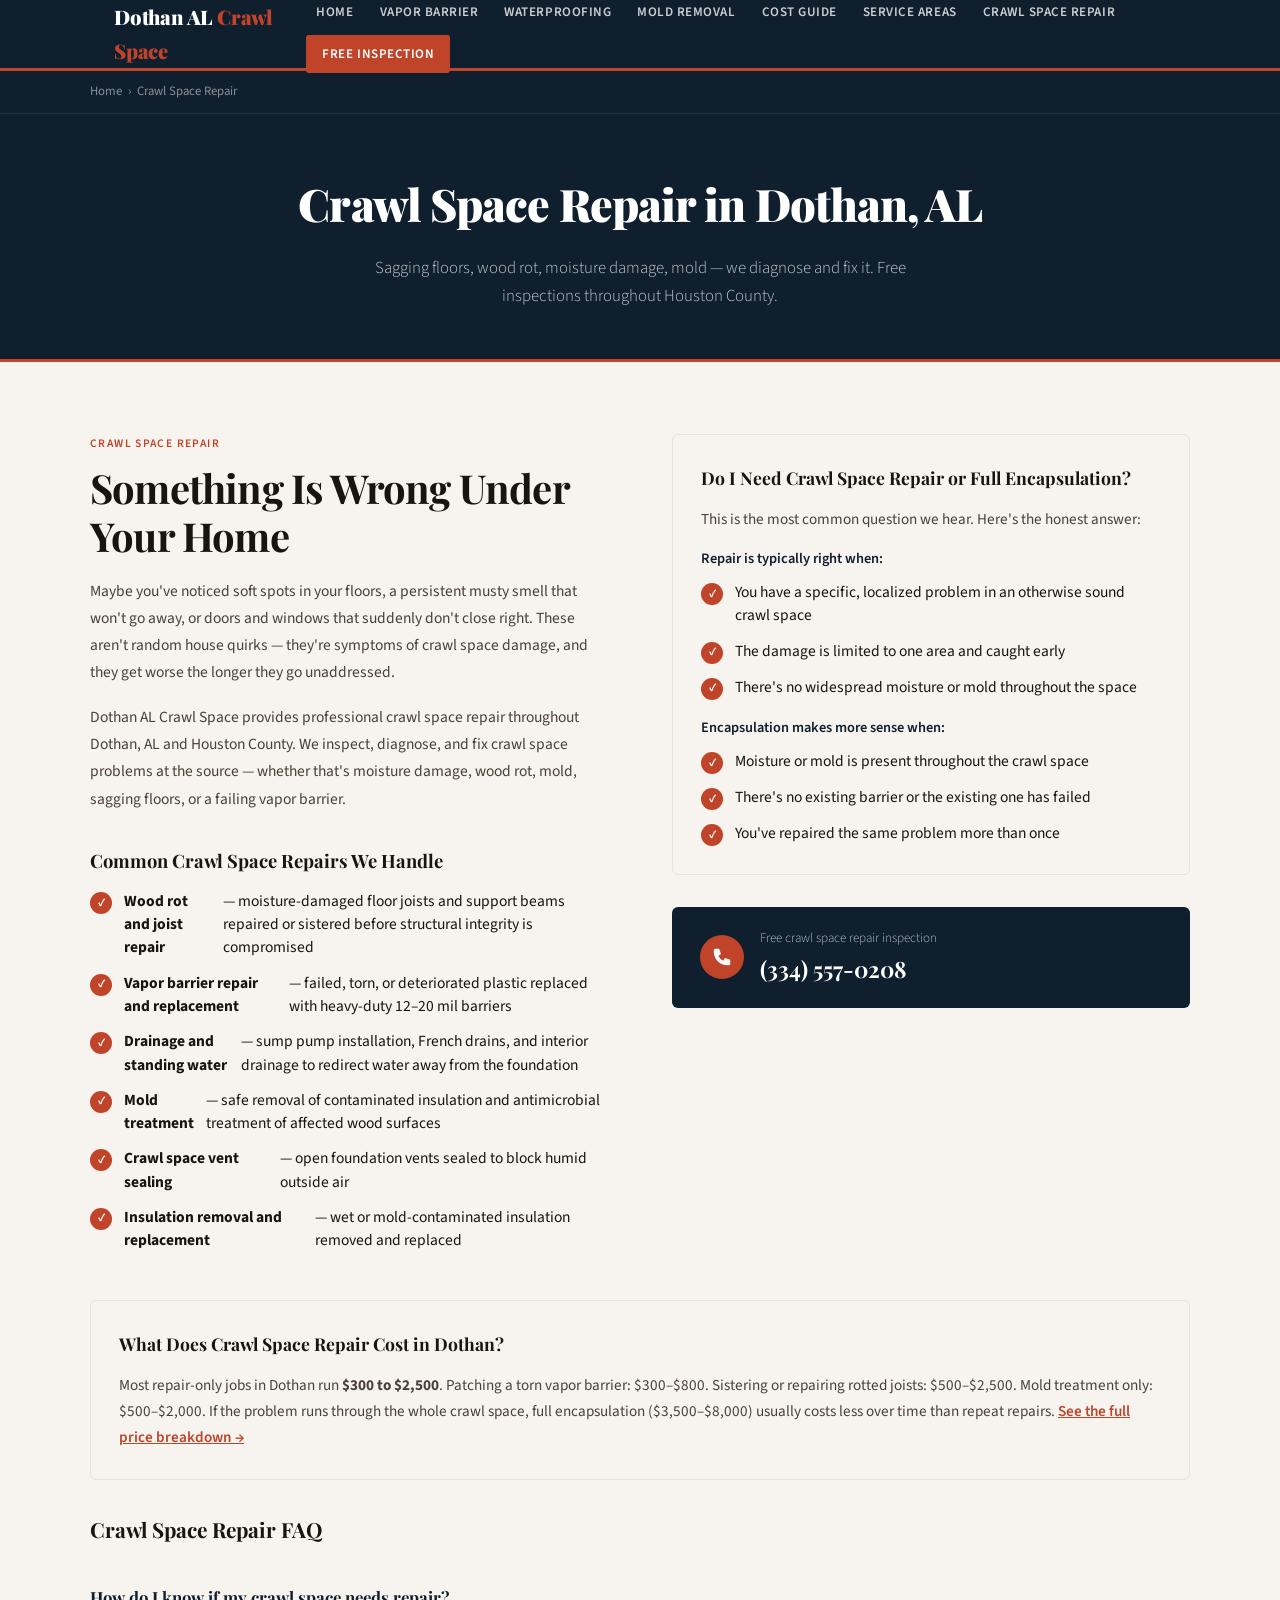
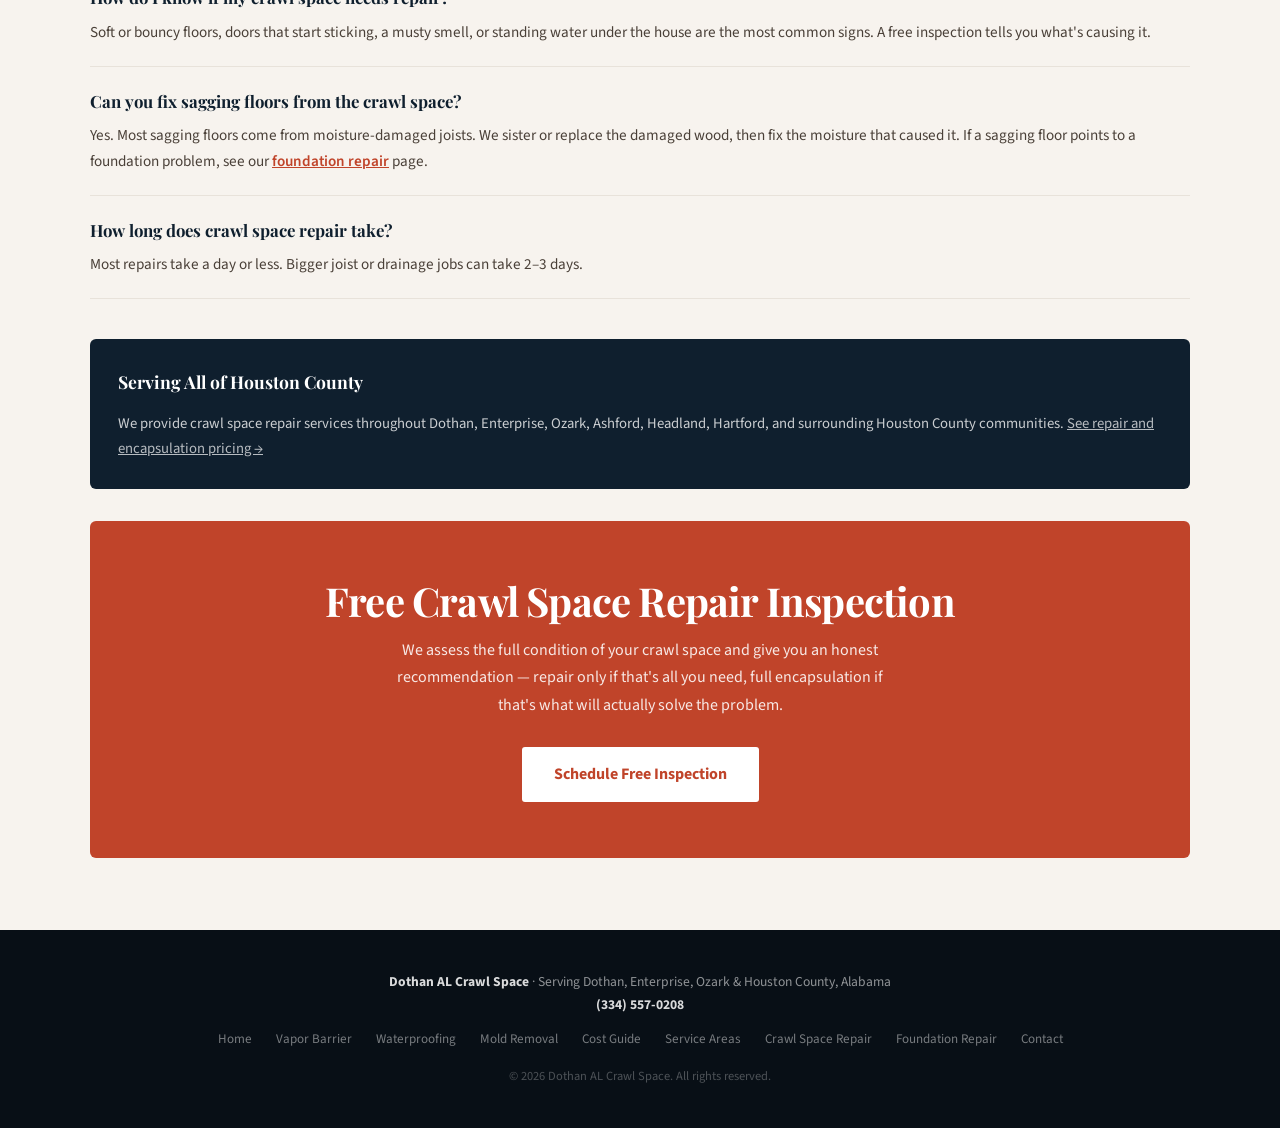
<file: crawl-space-repair/index.html>
<!DOCTYPE html>
<html lang="en">
<head>
<meta charset="UTF-8">
<meta name="viewport" content="width=device-width, initial-scale=1.0">
<title>Crawl Space Repair Dothan AL | Joists, Rot &amp; Free Inspection</title>
<meta name="description" content="Crawl space repair in Dothan, AL. Sagging floors, wood rot, moisture damage, mold — we diagnose and fix it. Serving Houston County. Free inspections.">
<link rel="canonical" href="https://dothanalcrawlspace.com/crawl-space-repair/">
<link rel="preconnect" href="https://fonts.googleapis.com">
<link href="https://fonts.googleapis.com/css2?family=Playfair+Display:wght@700;900&family=Source+Sans+3:wght@300;400;600&display=swap" rel="stylesheet">
<link rel="stylesheet" href="/styles.css">
<script type="application/ld+json">
{
"@context": "https://schema.org",
"@type": "Service",
"name": "Crawl Space Repair",
"provider": {"@type": "LocalBusiness", "name": "Dothan AL Crawl Space", "telephone": "(334) 557-0208"},
"areaServed": {"@type": "City", "name": "Dothan", "containedIn": {"@type": "State", "name": "Alabama"}},
"description": "Professional crawl space repair in Dothan, AL. Wood rot, vapor barrier replacement, drainage, mold treatment, and joist repair serving Houston County."
}
</script>
<script type="application/ld+json">
{
"@context": "https://schema.org",
"@type": "FAQPage",
"mainEntity": [
{
"@type": "Question",
"name": "How much does crawl space repair cost in Dothan, AL?",
"acceptedAnswer": {"@type": "Answer", "text": "Most repair-only jobs in Dothan run $300 to $2,500. Patching a torn vapor barrier costs $300–$800, sistering or repairing rotted joists $500–$2,500, and mold treatment only $500–$2,000."}
},
{
"@type": "Question",
"name": "How do I know if my crawl space needs repair?",
"acceptedAnswer": {"@type": "Answer", "text": "Soft or bouncy floors, doors that start sticking, a musty smell, or standing water under the house are the most common signs. A free inspection tells you what's causing it."}
},
{
"@type": "Question",
"name": "Can you fix sagging floors from the crawl space?",
"acceptedAnswer": {"@type": "Answer", "text": "Yes. Most sagging floors come from moisture-damaged joists. We sister or replace the damaged wood, then fix the moisture that caused it."}
},
{
"@type": "Question",
"name": "How long does crawl space repair take?",
"acceptedAnswer": {"@type": "Answer", "text": "Most repairs take a day or less. Bigger joist or drainage jobs can take 2–3 days."}
}
]
}
</script>
</head>
<body>

<header>
<div class="header-inner">
<a href="/" class="logo">Dothan AL <span>Crawl Space</span></a>
<button class="mobile-menu-btn" onclick="document.getElementById('main-nav').classList.toggle('open')" aria-label="Menu">
<span></span><span></span><span></span>
</button>
<nav id="main-nav">
<a href="/">Home</a>
<a href="/vapor-barrier/">Vapor Barrier</a>
<a href="/waterproofing/">Waterproofing</a>
<a href="/mold-remediation/">Mold Removal</a>
<a href="/cost/">Cost Guide</a>
<a href="/houston-county/">Service Areas</a>
<a href="/crawl-space-repair/">Crawl Space Repair</a>
<a href="/contact/" class="header-cta">Free Inspection</a>
</nav>
</div>
</header>

<div class="breadcrumb">
<div class="breadcrumb-inner">
<a href="/">Home</a><span>›</span>Crawl Space Repair
</div>
</div>

<div class="page-hero">
<h1>Crawl Space Repair in Dothan, AL</h1>
<p>Sagging floors, wood rot, moisture damage, mold — we diagnose and fix it. Free inspections throughout Houston County.</p>
</div>

<div class="section">
<div class="section-inner">
<div class="two-col">
<div>
<span class="section-label">Crawl Space Repair</span>
<h2>Something Is Wrong Under Your Home</h2>
<p style="margin-bottom:18px; font-size:0.97rem; color:#4a4038; line-height:1.75;">Maybe you've noticed soft spots in your floors, a persistent musty smell that won't go away, or doors and windows that suddenly don't close right. These aren't random house quirks — they're symptoms of crawl space damage, and they get worse the longer they go unaddressed.</p>
<p style="margin-bottom:32px; font-size:0.97rem; color:#4a4038; line-height:1.75;">Dothan AL Crawl Space provides professional crawl space repair throughout Dothan, AL and Houston County. We inspect, diagnose, and fix crawl space problems at the source — whether that's moisture damage, wood rot, mold, sagging floors, or a failing vapor barrier.</p>

<h3 style="font-family:'Playfair Display',serif; font-size:1.15rem; margin-bottom:14px;">Common Crawl Space Repairs We Handle</h3>
<ul class="service-list">
<li><strong>Wood rot and joist repair</strong> — moisture-damaged floor joists and support beams repaired or sistered before structural integrity is compromised</li>
<li><strong>Vapor barrier repair and replacement</strong> — failed, torn, or deteriorated plastic replaced with heavy-duty 12–20 mil barriers</li>
<li><strong>Drainage and standing water</strong> — sump pump installation, French drains, and interior drainage to redirect water away from the foundation</li>
<li><strong>Mold treatment</strong> — safe removal of contaminated insulation and antimicrobial treatment of affected wood surfaces</li>
<li><strong>Crawl space vent sealing</strong> — open foundation vents sealed to block humid outside air</li>
<li><strong>Insulation removal and replacement</strong> — wet or mold-contaminated insulation removed and replaced</li>
</ul>
</div>
<div>
<div class="light-card" style="margin-bottom:20px;">
<h3>Do I Need Crawl Space Repair or Full Encapsulation?</h3>
<p style="margin-bottom:14px; font-size:0.95rem; color:#4a4038; line-height:1.7;">This is the most common question we hear. Here's the honest answer:</p>
<p style="margin-bottom:10px; font-size:0.9rem; font-weight:600; color:var(--navy);">Repair is typically right when:</p>
<ul class="service-list" style="margin-bottom:16px;">
<li>You have a specific, localized problem in an otherwise sound crawl space</li>
<li>The damage is limited to one area and caught early</li>
<li>There's no widespread moisture or mold throughout the space</li>
</ul>
<p style="margin-bottom:10px; font-size:0.9rem; font-weight:600; color:var(--navy);">Encapsulation makes more sense when:</p>
<ul class="service-list">
<li>Moisture or mold is present throughout the crawl space</li>
<li>There's no existing barrier or the existing one has failed</li>
<li>You've repaired the same problem more than once</li>
</ul>
</div>
<a href="tel:3345570208" class="phone-callout">
<div class="phone-icon">
<svg viewBox="0 0 24 24"><path d="M3 5a2 2 0 012-2h3.28a1 1 0 01.948.684l1.498 4.493a1 1 0 01-.502 1.21l-2.257 1.13a11.042 11.042 0 005.516 5.516l1.13-2.257a1 1 0 011.21-.502l4.493 1.498a1 1 0 01.684.949V19a2 2 0 01-2 2h-1C9.716 21 3 14.284 3 6V5z"/></svg>
</div>
<div>
<div class="phone-text">Free crawl space repair inspection</div>
<div class="phone-number">(334) 557-0208</div>
</div>
</a>
</div>
</div>

<div style="margin-top:48px;">
<div class="light-card" style="margin-bottom:32px;">
<h3>What Does Crawl Space Repair Cost in Dothan?</h3>
<p style="font-size:0.95rem; color:#4a4038; line-height:1.7;">Most repair-only jobs in Dothan run <strong>$300 to $2,500</strong>. Patching a torn vapor barrier: $300–$800. Sistering or repairing rotted joists: $500–$2,500. Mold treatment only: $500–$2,000. If the problem runs through the whole crawl space, full encapsulation ($3,500–$8,000) usually costs less over time than repeat repairs. <a href="/cost/" style="color:var(--rust); font-weight:600;">See the full price breakdown →</a></p>
</div>

<h3 style="font-family:'Playfair Display',serif; font-size:1.3rem; margin-bottom:16px;">Crawl Space Repair FAQ</h3>
<div class="faq-item">
<div class="faq-q">How do I know if my crawl space needs repair?</div>
<div class="faq-a">Soft or bouncy floors, doors that start sticking, a musty smell, or standing water under the house are the most common signs. A free inspection tells you what's causing it.</div>
</div>
<div class="faq-item">
<div class="faq-q">Can you fix sagging floors from the crawl space?</div>
<div class="faq-a">Yes. Most sagging floors come from moisture-damaged joists. We sister or replace the damaged wood, then fix the moisture that caused it. If a sagging floor points to a foundation problem, see our <a href="/foundation-repair/" style="color:var(--rust); font-weight:600;">foundation repair</a> page.</div>
</div>
<div class="faq-item" style="margin-bottom:40px;">
<div class="faq-q">How long does crawl space repair take?</div>
<div class="faq-a">Most repairs take a day or less. Bigger joist or drainage jobs can take 2–3 days.</div>
</div>

<div class="dark-card" style="margin-bottom:32px;">
<h3>Serving All of Houston County</h3>
<p>We provide crawl space repair services throughout Dothan, Enterprise, Ozark, Ashford, Headland, Hartford, and surrounding Houston County communities. <a href="/cost/" style="color:rgba(255,255,255,0.7);">See repair and encapsulation pricing →</a></p>
</div>
<div class="cta-block">
<h2>Free Crawl Space Repair Inspection</h2>
<p>We assess the full condition of your crawl space and give you an honest recommendation — repair only if that's all you need, full encapsulation if that's what will actually solve the problem.</p>
<a href="/contact/" class="btn-white">Schedule Free Inspection</a>
</div>
</div>
</div>
</div>

<footer>
<strong>Dothan AL Crawl Space</strong> · Serving Dothan, Enterprise, Ozark & Houston County, Alabama<br>
<strong>(334) 557-0208</strong>
<div class="footer-links">
<a href="/">Home</a>
<a href="/vapor-barrier/">Vapor Barrier</a>
<a href="/waterproofing/">Waterproofing</a>
<a href="/mold-remediation/">Mold Removal</a>
<a href="/cost/">Cost Guide</a>
<a href="/houston-county/">Service Areas</a>
<a href="/crawl-space-repair/">Crawl Space Repair</a>
<a href="/foundation-repair/">Foundation Repair</a>
<a href="/contact/">Contact</a>
</div>
<div class="footer-copy">© 2026 Dothan AL Crawl Space. All rights reserved.</div>
</footer>

</body>
</html>
</file>
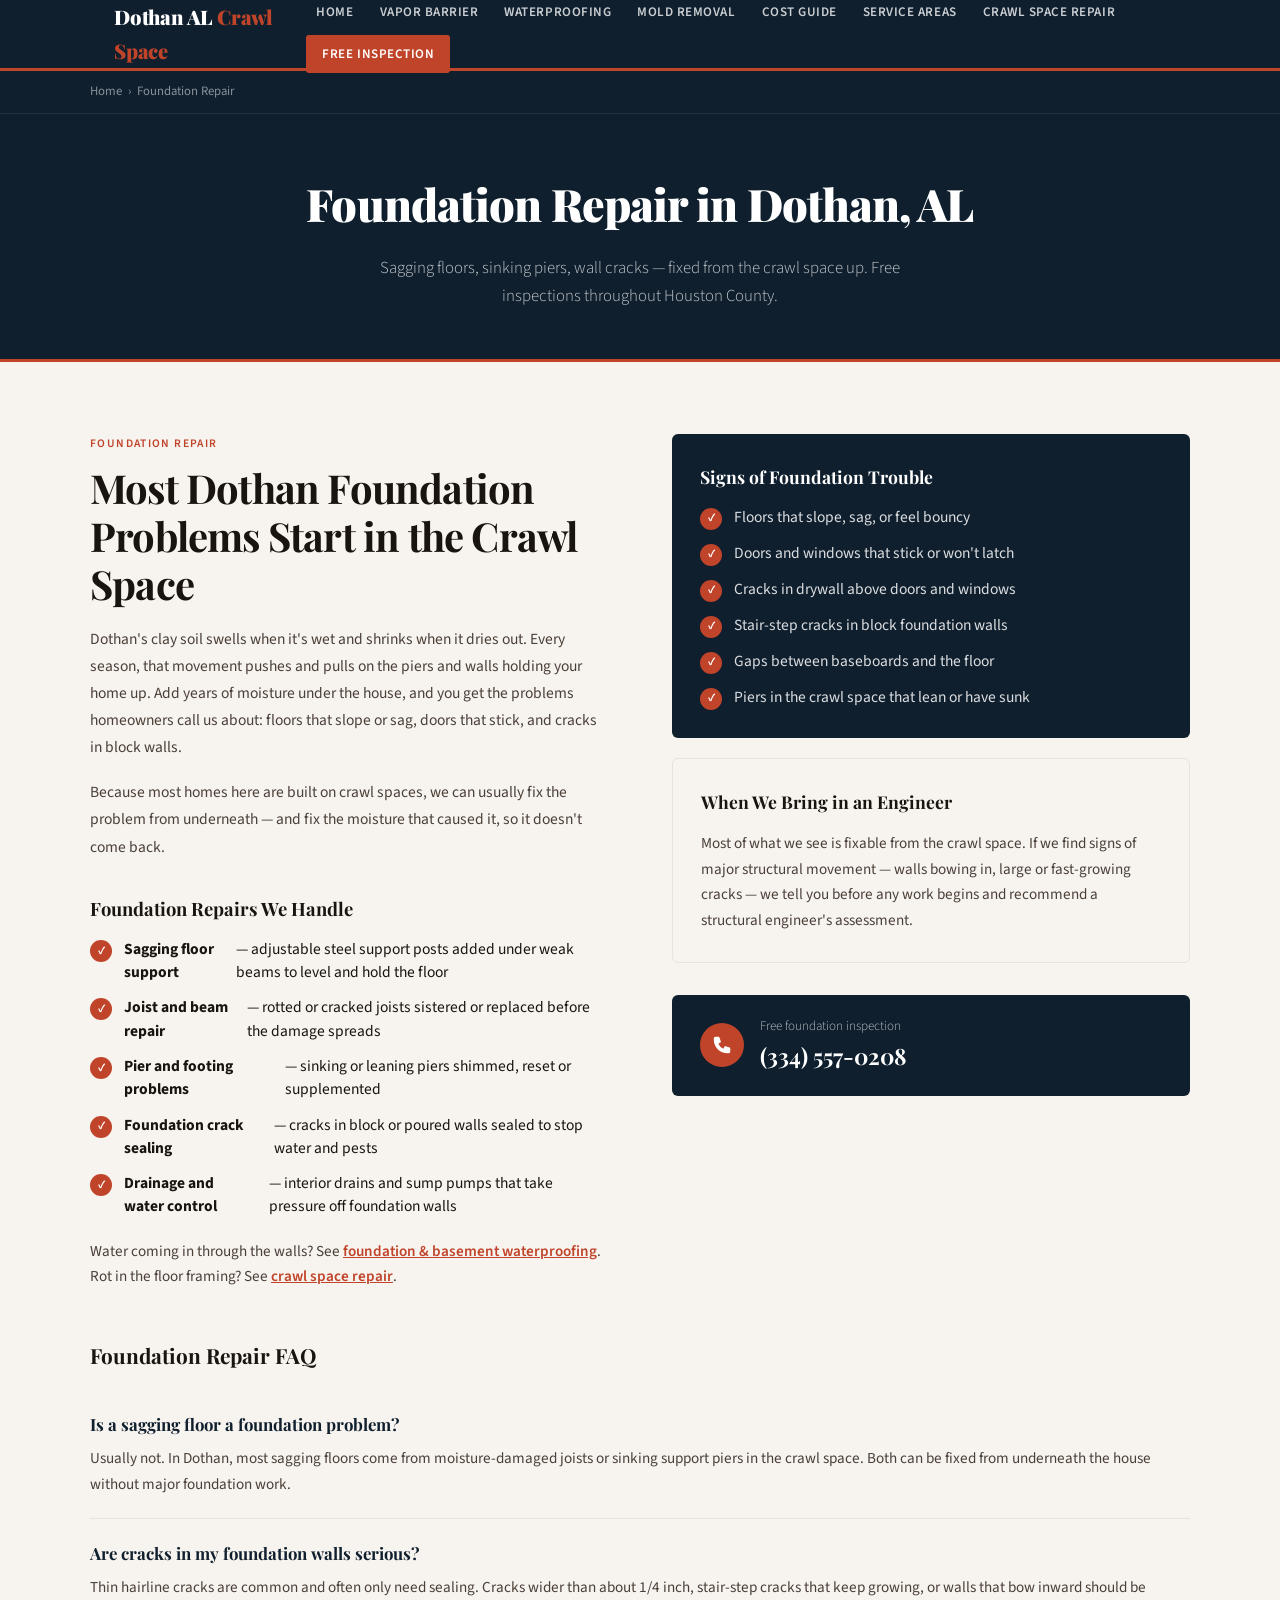
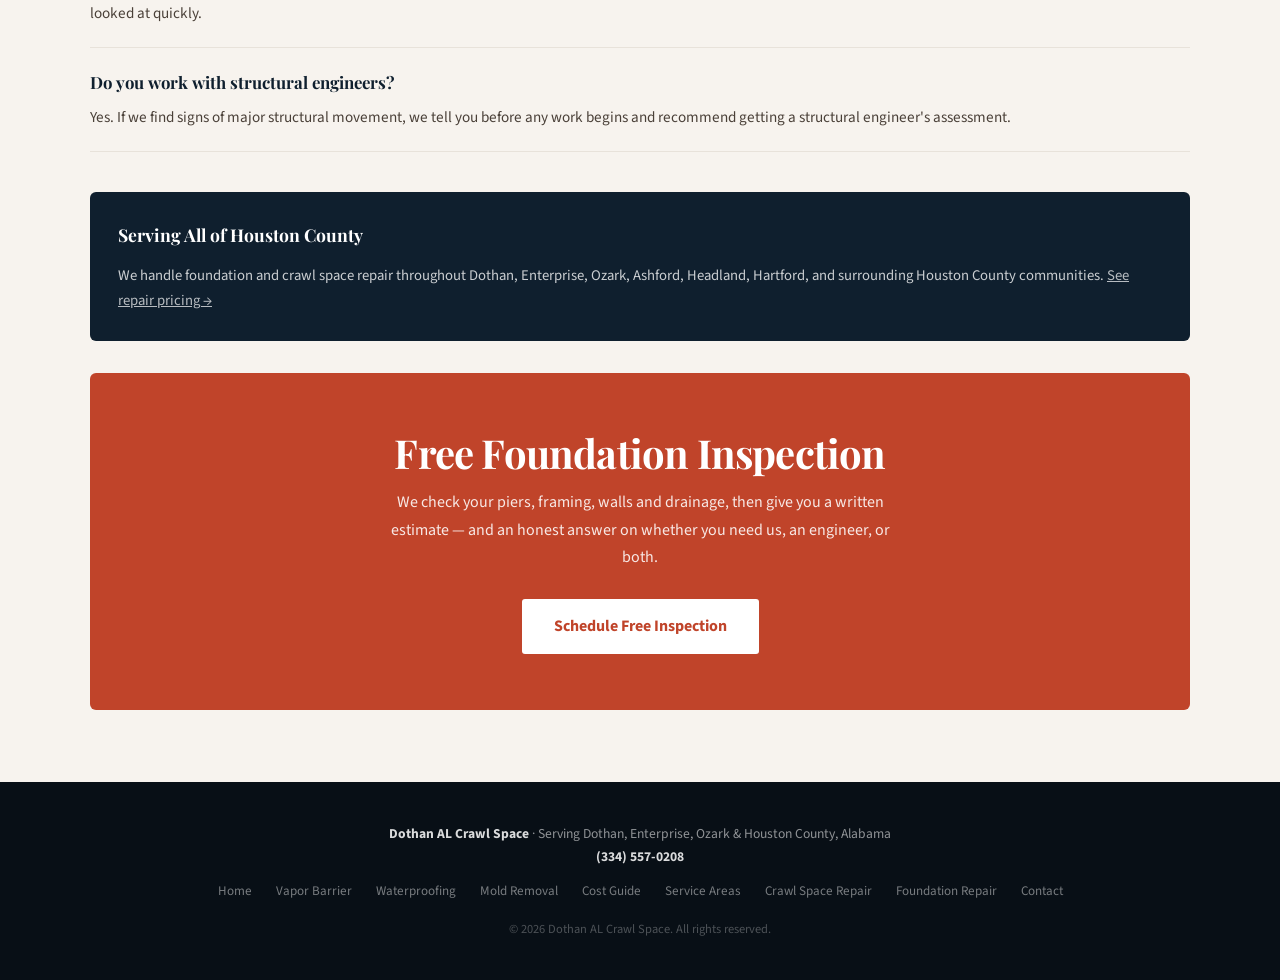
<file: foundation-repair/index.html>
<!DOCTYPE html>
<html lang="en">
<head>
<meta charset="UTF-8">
<meta name="viewport" content="width=device-width, initial-scale=1.0">
<title>Foundation Repair Dothan AL | Sagging Floors, Cracks &amp; Piers</title>
<meta name="description" content="Foundation and crawl space repair in Dothan, AL. Sagging floors, settling piers, wall cracks and water damage. Free inspection: (334) 557-0208.">
<link rel="canonical" href="https://dothanalcrawlspace.com/foundation-repair/">
<link rel="preconnect" href="https://fonts.googleapis.com">
<link href="https://fonts.googleapis.com/css2?family=Playfair+Display:wght@700;900&family=Source+Sans+3:wght@300;400;600&display=swap" rel="stylesheet">
<link rel="stylesheet" href="/styles.css">
<script type="application/ld+json">
{
"@context": "https://schema.org",
"@type": "Service",
"name": "Foundation and Crawl Space Repair",
"provider": {"@type": "LocalBusiness", "name": "Dothan AL Crawl Space", "telephone": "(334) 557-0208"},
"areaServed": {"@type": "City", "name": "Dothan", "containedIn": {"@type": "State", "name": "Alabama"}},
"description": "Foundation and crawl space repair in Dothan, AL: floor support, joist repair, crack sealing and drainage for homes built on crawl spaces."
}
</script>
<script type="application/ld+json">
{
"@context": "https://schema.org",
"@type": "FAQPage",
"mainEntity": [
{
"@type": "Question",
"name": "Is a sagging floor a foundation problem?",
"acceptedAnswer": {"@type": "Answer", "text": "Usually not. In Dothan, most sagging floors come from moisture-damaged joists or sinking support piers in the crawl space. Both can be fixed from underneath the house without major foundation work."}
},
{
"@type": "Question",
"name": "Are cracks in my foundation walls serious?",
"acceptedAnswer": {"@type": "Answer", "text": "Thin hairline cracks are common and often only need sealing. Cracks wider than about 1/4 inch, stair-step cracks that keep growing, or walls that bow inward should be looked at quickly."}
},
{
"@type": "Question",
"name": "Do you work with structural engineers?",
"acceptedAnswer": {"@type": "Answer", "text": "Yes. If we find signs of major structural movement, we tell you before any work begins and recommend getting a structural engineer's assessment."}
}
]
}
</script>
</head>
<body>

<header>
<div class="header-inner">
<a href="/" class="logo">Dothan AL <span>Crawl Space</span></a>
<button class="mobile-menu-btn" onclick="document.getElementById('main-nav').classList.toggle('open')" aria-label="Menu">
<span></span><span></span><span></span>
</button>
<nav id="main-nav">
<a href="/">Home</a>
<a href="/vapor-barrier/">Vapor Barrier</a>
<a href="/waterproofing/">Waterproofing</a>
<a href="/mold-remediation/">Mold Removal</a>
<a href="/cost/">Cost Guide</a>
<a href="/houston-county/">Service Areas</a>
<a href="/crawl-space-repair/">Crawl Space Repair</a>
<a href="/contact/" class="header-cta">Free Inspection</a>
</nav>
</div>
</header>

<div class="breadcrumb">
<div class="breadcrumb-inner">
<a href="/">Home</a><span>›</span>Foundation Repair
</div>
</div>

<div class="page-hero">
<h1>Foundation Repair in Dothan, AL</h1>
<p>Sagging floors, sinking piers, wall cracks — fixed from the crawl space up. Free inspections throughout Houston County.</p>
</div>

<div class="section">
<div class="section-inner">
<div class="two-col">
<div>
<span class="section-label">Foundation Repair</span>
<h2>Most Dothan Foundation Problems Start in the Crawl Space</h2>
<p style="margin-bottom:18px; font-size:0.97rem; color:#4a4038; line-height:1.75;">Dothan's clay soil swells when it's wet and shrinks when it dries out. Every season, that movement pushes and pulls on the piers and walls holding your home up. Add years of moisture under the house, and you get the problems homeowners call us about: floors that slope or sag, doors that stick, and cracks in block walls.</p>
<p style="margin-bottom:32px; font-size:0.97rem; color:#4a4038; line-height:1.75;">Because most homes here are built on crawl spaces, we can usually fix the problem from underneath — and fix the moisture that caused it, so it doesn't come back.</p>

<h3 style="font-family:'Playfair Display',serif; font-size:1.15rem; margin-bottom:14px;">Foundation Repairs We Handle</h3>
<ul class="service-list">
<li><strong>Sagging floor support</strong> — adjustable steel support posts added under weak beams to level and hold the floor</li>
<li><strong>Joist and beam repair</strong> — rotted or cracked joists sistered or replaced before the damage spreads</li>
<li><strong>Pier and footing problems</strong> — sinking or leaning piers shimmed, reset or supplemented</li>
<li><strong>Foundation crack sealing</strong> — cracks in block or poured walls sealed to stop water and pests</li>
<li><strong>Drainage and water control</strong> — interior drains and sump pumps that take pressure off foundation walls</li>
</ul>
<p style="margin-top:20px; font-size:0.95rem; color:#4a4038; line-height:1.7;">Water coming in through the walls? See <a href="/waterproofing/" style="color:var(--rust); font-weight:600;">foundation &amp; basement waterproofing</a>. Rot in the floor framing? See <a href="/crawl-space-repair/" style="color:var(--rust); font-weight:600;">crawl space repair</a>.</p>
</div>
<div>
<div class="dark-card" style="margin-bottom:20px;">
<h3>Signs of Foundation Trouble</h3>
<ul class="service-list">
<li>Floors that slope, sag, or feel bouncy</li>
<li>Doors and windows that stick or won't latch</li>
<li>Cracks in drywall above doors and windows</li>
<li>Stair-step cracks in block foundation walls</li>
<li>Gaps between baseboards and the floor</li>
<li>Piers in the crawl space that lean or have sunk</li>
</ul>
</div>
<div class="light-card" style="margin-bottom:20px;">
<h3>When We Bring in an Engineer</h3>
<p>Most of what we see is fixable from the crawl space. If we find signs of major structural movement — walls bowing in, large or fast-growing cracks — we tell you before any work begins and recommend a structural engineer's assessment.</p>
</div>
<a href="tel:3345570208" class="phone-callout">
<div class="phone-icon">
<svg viewBox="0 0 24 24"><path d="M3 5a2 2 0 012-2h3.28a1 1 0 01.948.684l1.498 4.493a1 1 0 01-.502 1.21l-2.257 1.13a11.042 11.042 0 005.516 5.516l1.13-2.257a1 1 0 011.21-.502l4.493 1.498a1 1 0 01.684.949V19a2 2 0 01-2 2h-1C9.716 21 3 14.284 3 6V5z"/></svg>
</div>
<div>
<div class="phone-text">Free foundation inspection</div>
<div class="phone-number">(334) 557-0208</div>
</div>
</a>
</div>
</div>

<div style="margin-top:48px;">
<h3 style="font-family:'Playfair Display',serif; font-size:1.3rem; margin-bottom:16px;">Foundation Repair FAQ</h3>
<div class="faq-item">
<div class="faq-q">Is a sagging floor a foundation problem?</div>
<div class="faq-a">Usually not. In Dothan, most sagging floors come from moisture-damaged joists or sinking support piers in the crawl space. Both can be fixed from underneath the house without major foundation work.</div>
</div>
<div class="faq-item">
<div class="faq-q">Are cracks in my foundation walls serious?</div>
<div class="faq-a">Thin hairline cracks are common and often only need sealing. Cracks wider than about 1/4 inch, stair-step cracks that keep growing, or walls that bow inward should be looked at quickly.</div>
</div>
<div class="faq-item" style="margin-bottom:40px;">
<div class="faq-q">Do you work with structural engineers?</div>
<div class="faq-a">Yes. If we find signs of major structural movement, we tell you before any work begins and recommend getting a structural engineer's assessment.</div>
</div>

<div class="dark-card" style="margin-bottom:32px;">
<h3>Serving All of Houston County</h3>
<p>We handle foundation and crawl space repair throughout Dothan, Enterprise, Ozark, Ashford, Headland, Hartford, and surrounding Houston County communities. <a href="/cost/" style="color:rgba(255,255,255,0.7);">See repair pricing →</a></p>
</div>
<div class="cta-block">
<h2>Free Foundation Inspection</h2>
<p>We check your piers, framing, walls and drainage, then give you a written estimate — and an honest answer on whether you need us, an engineer, or both.</p>
<a href="/contact/" class="btn-white">Schedule Free Inspection</a>
</div>
</div>
</div>
</div>

<footer>
<strong>Dothan AL Crawl Space</strong> · Serving Dothan, Enterprise, Ozark & Houston County, Alabama<br>
<strong>(334) 557-0208</strong>
<div class="footer-links">
<a href="/">Home</a>
<a href="/vapor-barrier/">Vapor Barrier</a>
<a href="/waterproofing/">Waterproofing</a>
<a href="/mold-remediation/">Mold Removal</a>
<a href="/cost/">Cost Guide</a>
<a href="/houston-county/">Service Areas</a>
<a href="/crawl-space-repair/">Crawl Space Repair</a>
<a href="/foundation-repair/">Foundation Repair</a>
<a href="/contact/">Contact</a>
</div>
<div class="footer-copy">© 2026 Dothan AL Crawl Space. All rights reserved.</div>
</footer>

</body>
</html>
</file>
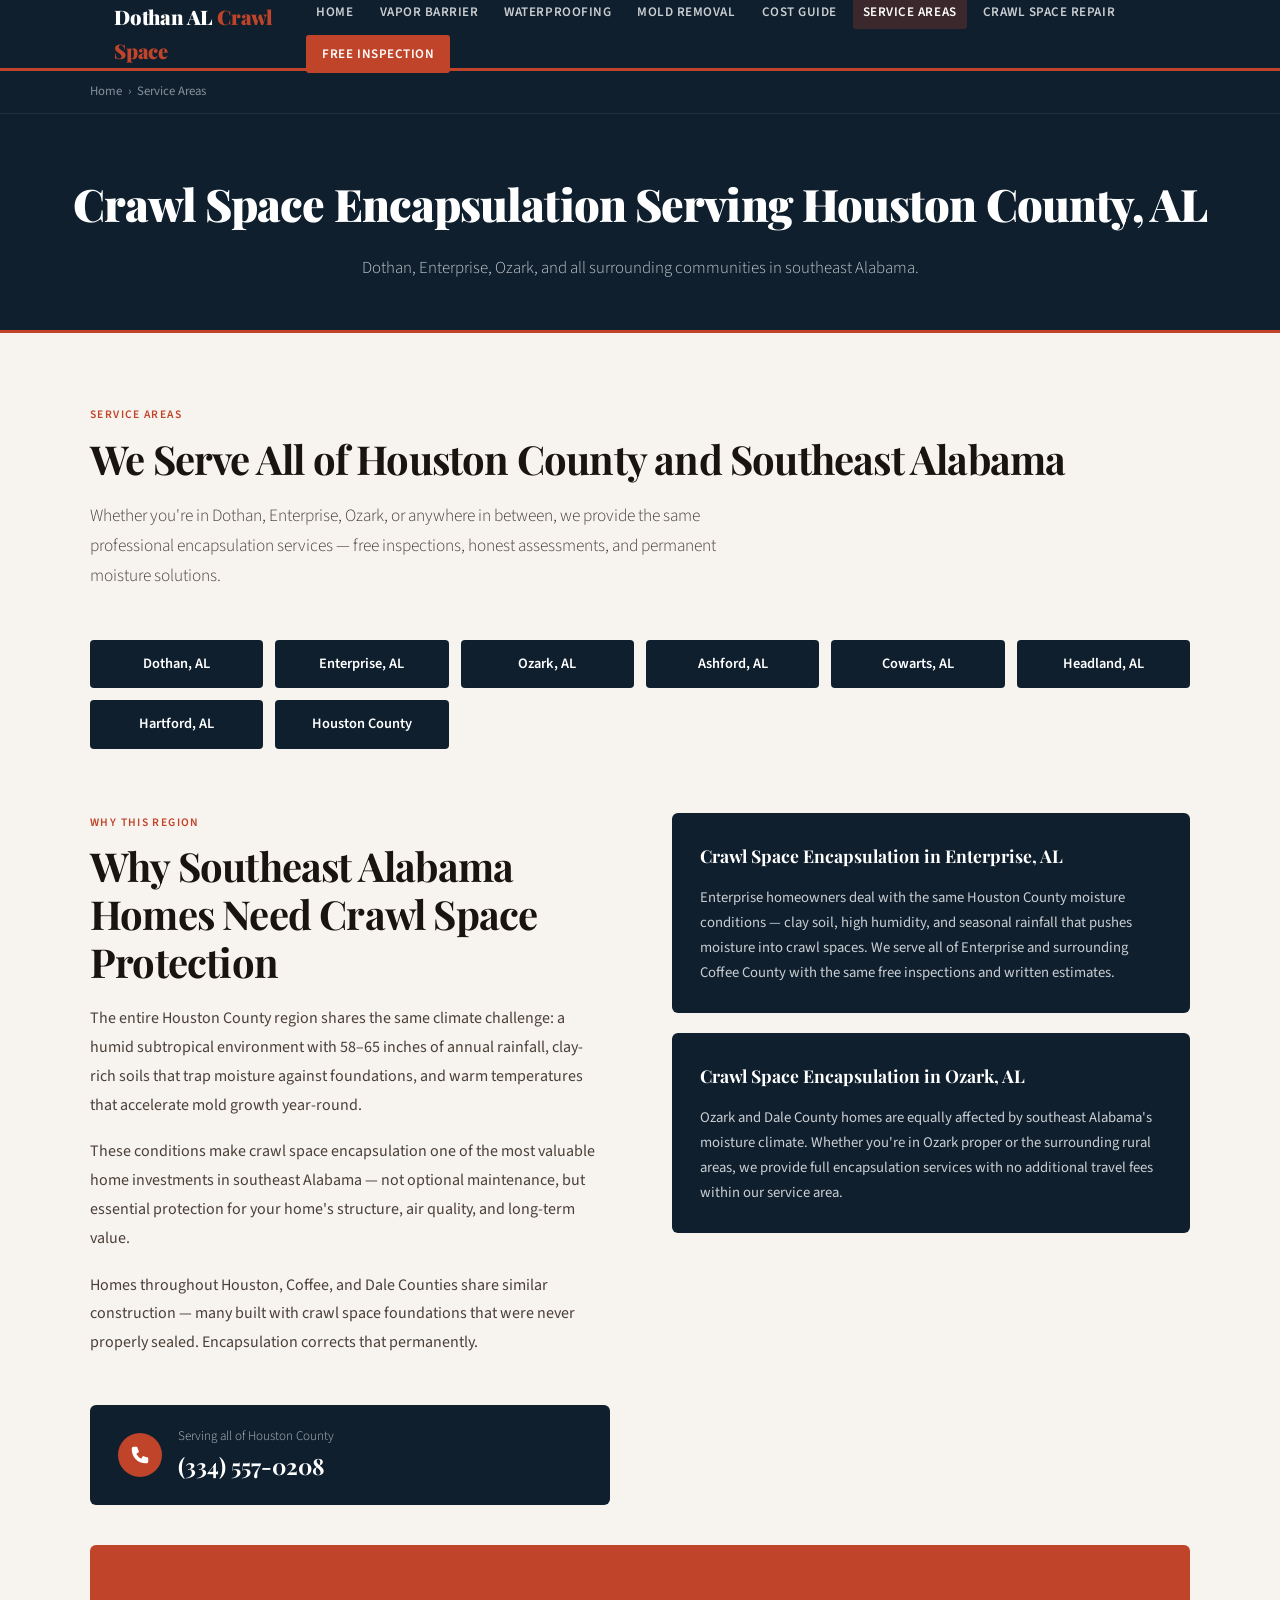
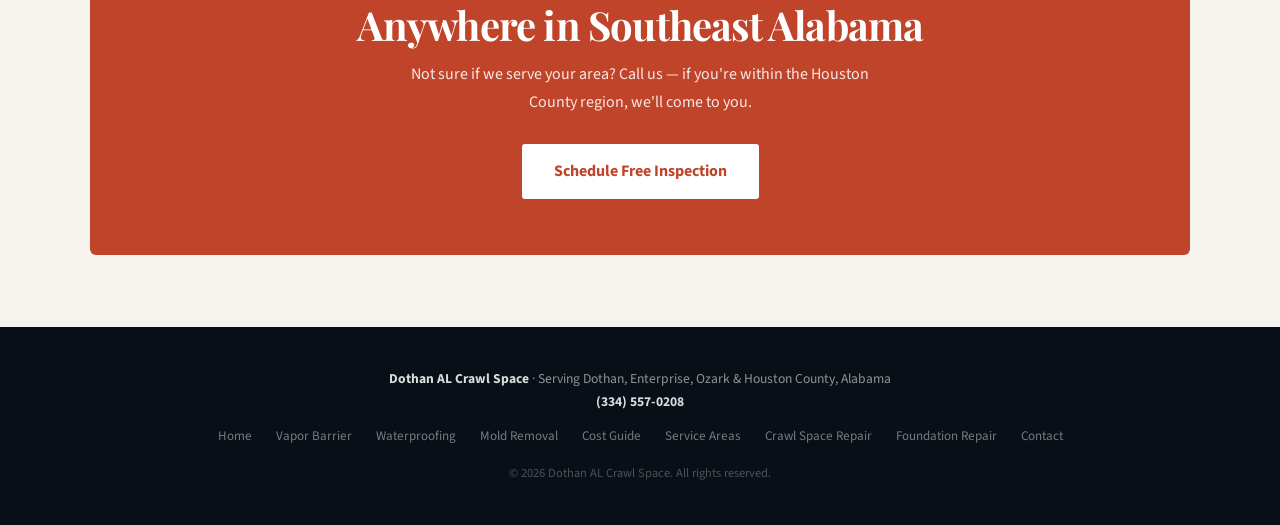
<file: houston-county/index.html>
<!DOCTYPE html>
<html lang="en">
<head>
<meta charset="UTF-8">
<meta name="viewport" content="width=device-width, initial-scale=1.0">
<title>Crawl Space Encapsulation Houston County AL | Enterprise & Ozark</title>
<meta name="description" content="Crawl space encapsulation serving all of Houston County, AL — Dothan, Enterprise, Ozark, Ashford and surrounding areas. Free inspections. Call today.">
<link rel="canonical" href="https://dothanalcrawlspace.com/houston-county/">
<link rel="preconnect" href="https://fonts.googleapis.com">
<link href="https://fonts.googleapis.com/css2?family=Playfair+Display:wght@700;900&family=Source+Sans+3:wght@300;400;600&display=swap" rel="stylesheet">
<link rel="stylesheet" href="/styles.css">
<script type="application/ld+json">
{
"@context": "https://schema.org",
"@type": "LocalBusiness",
"name": "Dothan AL Crawl Space",
"telephone": "(334) 557-0208",
"url": "https://dothanalcrawlspace.com",
"areaServed": [
{"@type": "City", "name": "Dothan", "containedIn": {"@type": "AdministrativeArea", "name": "Houston County"}},
{"@type": "City", "name": "Enterprise", "containedIn": {"@type": "AdministrativeArea", "name": "Coffee County"}},
{"@type": "City", "name": "Ozark", "containedIn": {"@type": "AdministrativeArea", "name": "Dale County"}},
{"@type": "City", "name": "Ashford"},
{"@type": "City", "name": "Headland"},
{"@type": "City", "name": "Hartford"},
{"@type": "City", "name": "Cowarts"}
]
}
</script>
</head>
<body>

<header>
<div class="header-inner">
<a href="/" class="logo">Dothan AL <span>Crawl Space</span></a>
<button class="mobile-menu-btn" onclick="document.getElementById('main-nav').classList.toggle('open')" aria-label="Menu">
<span></span><span></span><span></span>
</button>
<nav id="main-nav">
<a href="/">Home</a>
<a href="/vapor-barrier/">Vapor Barrier</a>
<a href="/waterproofing/">Waterproofing</a>
<a href="/mold-remediation/">Mold Removal</a>
<a href="/cost/">Cost Guide</a>
<a href="/houston-county/" class="active">Service Areas</a>
<a href="/crawl-space-repair/">Crawl Space Repair</a>
<a href="/contact/" class="header-cta">Free Inspection</a>
</nav>
</div>
</header>

<div class="breadcrumb">
<div class="breadcrumb-inner">
<a href="/">Home</a><span>›</span>Service Areas
</div>
</div>

<div class="page-hero">
<h1>Crawl Space Encapsulation Serving Houston County, AL</h1>
<p>Dothan, Enterprise, Ozark, and all surrounding communities in southeast Alabama.</p>
</div>

<div class="section">
<div class="section-inner">
<span class="section-label">Service Areas</span>
<h2>We Serve All of Houston County and Southeast Alabama</h2>
<p class="lead">Whether you're in Dothan, Enterprise, Ozark, or anywhere in between, we provide the same professional encapsulation services — free inspections, honest assessments, and permanent moisture solutions.</p>

<div class="areas-grid">
<div class="area-pill">Dothan, AL</div>
<div class="area-pill">Enterprise, AL</div>
<div class="area-pill">Ozark, AL</div>
<div class="area-pill">Ashford, AL</div>
<div class="area-pill">Cowarts, AL</div>
<div class="area-pill">Headland, AL</div>
<div class="area-pill">Hartford, AL</div>
<div class="area-pill">Houston County</div>
</div>

<div style="margin-top:64px;">
<div class="two-col">
<div>
<span class="section-label">Why This Region</span>
<h2>Why Southeast Alabama Homes Need Crawl Space Protection</h2>
<p style="font-size:1rem; color:#4a4038; line-height:1.8; margin-bottom:18px;">The entire Houston County region shares the same climate challenge: a humid subtropical environment with 58–65 inches of annual rainfall, clay-rich soils that trap moisture against foundations, and warm temperatures that accelerate mold growth year-round.</p>
<p style="font-size:1rem; color:#4a4038; line-height:1.8; margin-bottom:18px;">These conditions make crawl space encapsulation one of the most valuable home investments in southeast Alabama — not optional maintenance, but essential protection for your home's structure, air quality, and long-term value.</p>
<p style="font-size:1rem; color:#4a4038; line-height:1.8;">Homes throughout Houston, Coffee, and Dale Counties share similar construction — many built with crawl space foundations that were never properly sealed. Encapsulation corrects that permanently.</p>
</div>
<div>
<div class="dark-card" style="margin-bottom:20px;">
<h3>Crawl Space Encapsulation in Enterprise, AL</h3>
<p>Enterprise homeowners deal with the same Houston County moisture conditions — clay soil, high humidity, and seasonal rainfall that pushes moisture into crawl spaces. We serve all of Enterprise and surrounding Coffee County with the same free inspections and written estimates.</p>
</div>
<div class="dark-card">
<h3>Crawl Space Encapsulation in Ozark, AL</h3>
<p>Ozark and Dale County homes are equally affected by southeast Alabama's moisture climate. Whether you're in Ozark proper or the surrounding rural areas, we provide full encapsulation services with no additional travel fees within our service area.</p>
</div>
</div>
</div>
</div>

<div style="margin-top:48px;">
<a href="tel:3345570208" class="phone-callout" style="max-width:520px;">
<div class="phone-icon">
<svg viewBox="0 0 24 24"><path d="M3 5a2 2 0 012-2h3.28a1 1 0 01.948.684l1.498 4.493a1 1 0 01-.502 1.21l-2.257 1.13a11.042 11.042 0 005.516 5.516l1.13-2.257a1 1 0 011.21-.502l4.493 1.498a1 1 0 01.684.949V19a2 2 0 01-2 2h-1C9.716 21 3 14.284 3 6V5z"/></svg>
</div>
<div>
<div class="phone-text">Serving all of Houston County</div>
<div class="phone-number">(334) 557-0208</div>
</div>
</a>
</div>

<div style="margin-top:40px;">
<div class="cta-block">
<h2>Anywhere in Southeast Alabama</h2>
<p>Not sure if we serve your area? Call us — if you're within the Houston County region, we'll come to you.</p>
<a href="/contact/" class="btn-white">Schedule Free Inspection</a>
</div>
</div>
</div>
</div>

<footer>
<strong>Dothan AL Crawl Space</strong> · Serving Dothan, Enterprise, Ozark & Houston County, Alabama<br>
<strong>(334) 557-0208</strong>
<div class="footer-links">
<a href="/">Home</a>
<a href="/vapor-barrier/">Vapor Barrier</a>
<a href="/waterproofing/">Waterproofing</a>
<a href="/mold-remediation/">Mold Removal</a>
<a href="/cost/">Cost Guide</a>
<a href="/houston-county/">Service Areas</a>
<a href="/crawl-space-repair/">Crawl Space Repair</a>
<a href="/foundation-repair/">Foundation Repair</a>
<a href="/contact/">Contact</a>
</div>
<div class="footer-copy">© 2026 Dothan AL Crawl Space. All rights reserved.</div>
</footer>

</body>
</html>
</file>
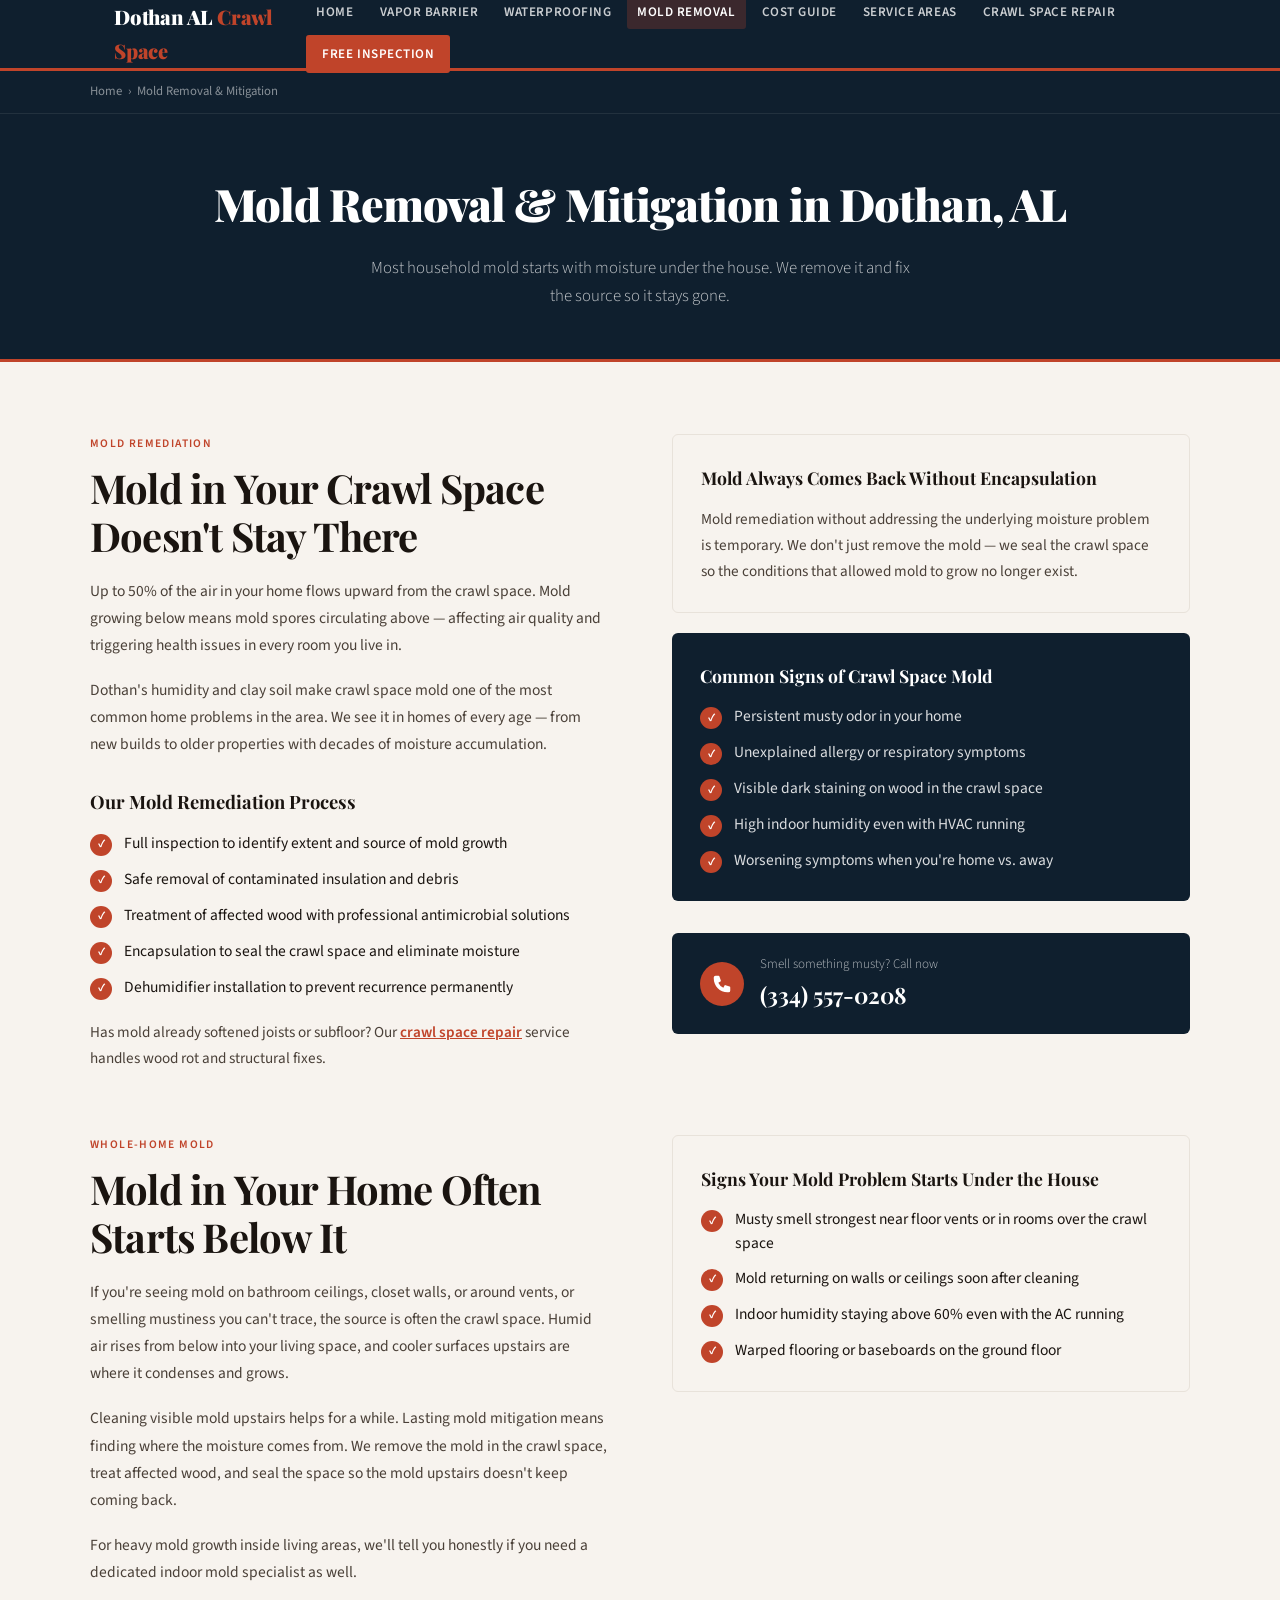
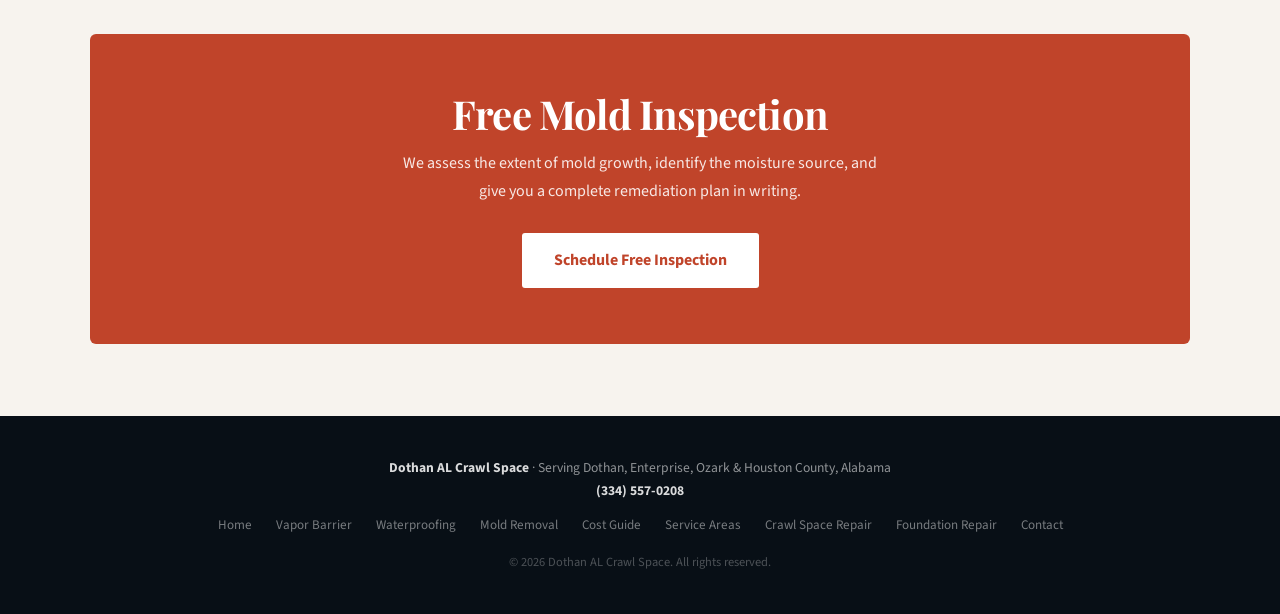
<file: mold-remediation/index.html>
<!DOCTYPE html>
<html lang="en">
<head>
<meta charset="UTF-8">
<meta name="viewport" content="width=device-width, initial-scale=1.0">
<title>Mold Removal & Mitigation Dothan AL | Crawl Space Mold Experts</title>
<meta name="description" content="Mold removal and mitigation in Dothan, AL. We find the moisture source, remove the mold, and keep it from coming back. Free inspection: (334) 557-0208.">
<link rel="canonical" href="https://dothanalcrawlspace.com/mold-remediation/">
<link rel="preconnect" href="https://fonts.googleapis.com">
<link href="https://fonts.googleapis.com/css2?family=Playfair+Display:wght@700;900&family=Source+Sans+3:wght@300;400;600&display=swap" rel="stylesheet">
<link rel="stylesheet" href="/styles.css">
<script type="application/ld+json">
{
"@context": "https://schema.org",
"@type": "Service",
"name": "Mold Removal and Mitigation",
"provider": {"@type": "LocalBusiness", "name": "Dothan AL Crawl Space", "telephone": "(334) 557-0208"},
"areaServed": {"@type": "City", "name": "Dothan", "containedIn": {"@type": "State", "name": "Alabama"}},
"description": "Crawl space mold removal and remediation in Dothan, AL. Safe removal of contaminated materials and encapsulation to prevent recurrence."
}
</script>
</head>
<body>

<header>
<div class="header-inner">
<a href="/" class="logo">Dothan AL <span>Crawl Space</span></a>
<button class="mobile-menu-btn" onclick="document.getElementById('main-nav').classList.toggle('open')" aria-label="Menu">
<span></span><span></span><span></span>
</button>
<nav id="main-nav">
<a href="/">Home</a>
<a href="/vapor-barrier/">Vapor Barrier</a>
<a href="/waterproofing/">Waterproofing</a>
<a href="/mold-remediation/" class="active">Mold Removal</a>
<a href="/cost/">Cost Guide</a>
<a href="/houston-county/">Service Areas</a>
<a href="/crawl-space-repair/">Crawl Space Repair</a>
<a href="/contact/" class="header-cta">Free Inspection</a>
</nav>
</div>
</header>

<div class="breadcrumb">
<div class="breadcrumb-inner">
<a href="/">Home</a><span>›</span>Mold Removal &amp; Mitigation
</div>
</div>

<div class="page-hero">
<h1>Mold Removal &amp; Mitigation in Dothan, AL</h1>
<p>Most household mold starts with moisture under the house. We remove it and fix the source so it stays gone.</p>
</div>

<div class="section">
<div class="section-inner">
<div class="two-col">
<div>
<span class="section-label">Mold Remediation</span>
<h2>Mold in Your Crawl Space Doesn't Stay There</h2>
<p style="margin-bottom:18px; font-size:0.97rem; color:#4a4038; line-height:1.75;">Up to 50% of the air in your home flows upward from the crawl space. Mold growing below means mold spores circulating above — affecting air quality and triggering health issues in every room you live in.</p>
<p style="margin-bottom:28px; font-size:0.97rem; color:#4a4038; line-height:1.75;">Dothan's humidity and clay soil make crawl space mold one of the most common home problems in the area. We see it in homes of every age — from new builds to older properties with decades of moisture accumulation.</p>
<h3 style="font-family:'Playfair Display',serif; font-size:1.15rem; margin-bottom:14px;">Our Mold Remediation Process</h3>
<ul class="service-list">
<li>Full inspection to identify extent and source of mold growth</li>
<li>Safe removal of contaminated insulation and debris</li>
<li>Treatment of affected wood with professional antimicrobial solutions</li>
<li>Encapsulation to seal the crawl space and eliminate moisture</li>
<li>Dehumidifier installation to prevent recurrence permanently</li>
</ul>
<p style="margin-top:20px; font-size:0.95rem; color:#4a4038; line-height:1.7;">Has mold already softened joists or subfloor? Our <a href="/crawl-space-repair/" style="color:var(--rust); font-weight:600;">crawl space repair</a> service handles wood rot and structural fixes.</p>
</div>
<div>
<div class="light-card" style="margin-bottom:20px;">
<h3>Mold Always Comes Back Without Encapsulation</h3>
<p>Mold remediation without addressing the underlying moisture problem is temporary. We don't just remove the mold — we seal the crawl space so the conditions that allowed mold to grow no longer exist.</p>
</div>
<div class="dark-card" style="margin-bottom:20px;">
<h3>Common Signs of Crawl Space Mold</h3>
<ul class="service-list">
<li>Persistent musty odor in your home</li>
<li>Unexplained allergy or respiratory symptoms</li>
<li>Visible dark staining on wood in the crawl space</li>
<li>High indoor humidity even with HVAC running</li>
<li>Worsening symptoms when you're home vs. away</li>
</ul>
</div>
<a href="tel:3345570208" class="phone-callout">
<div class="phone-icon">
<svg viewBox="0 0 24 24"><path d="M3 5a2 2 0 012-2h3.28a1 1 0 01.948.684l1.498 4.493a1 1 0 01-.502 1.21l-2.257 1.13a11.042 11.042 0 005.516 5.516l1.13-2.257a1 1 0 011.21-.502l4.493 1.498a1 1 0 01.684.949V19a2 2 0 01-2 2h-1C9.716 21 3 14.284 3 6V5z"/></svg>
</div>
<div>
<div class="phone-text">Smell something musty? Call now</div>
<div class="phone-number">(334) 557-0208</div>
</div>
</a>
</div>
</div>
<div style="margin-top:64px;">
<div class="two-col">
<div>
<span class="section-label">Whole-Home Mold</span>
<h2>Mold in Your Home Often Starts Below It</h2>
<p style="margin-bottom:18px; font-size:0.97rem; color:#4a4038; line-height:1.75;">If you're seeing mold on bathroom ceilings, closet walls, or around vents, or smelling mustiness you can't trace, the source is often the crawl space. Humid air rises from below into your living space, and cooler surfaces upstairs are where it condenses and grows.</p>
<p style="margin-bottom:18px; font-size:0.97rem; color:#4a4038; line-height:1.75;">Cleaning visible mold upstairs helps for a while. Lasting mold mitigation means finding where the moisture comes from. We remove the mold in the crawl space, treat affected wood, and seal the space so the mold upstairs doesn't keep coming back.</p>
<p style="margin-bottom:0; font-size:0.97rem; color:#4a4038; line-height:1.75;">For heavy mold growth inside living areas, we'll tell you honestly if you need a dedicated indoor mold specialist as well.</p>
</div>
<div>
<div class="light-card">
<h3>Signs Your Mold Problem Starts Under the House</h3>
<ul class="service-list">
<li>Musty smell strongest near floor vents or in rooms over the crawl space</li>
<li>Mold returning on walls or ceilings soon after cleaning</li>
<li>Indoor humidity staying above 60% even with the AC running</li>
<li>Warped flooring or baseboards on the ground floor</li>
</ul>
</div>
</div>
</div>
</div>
<div style="margin-top:48px;">
<div class="cta-block">
<h2>Free Mold Inspection</h2>
<p>We assess the extent of mold growth, identify the moisture source, and give you a complete remediation plan in writing.</p>
<a href="/contact/" class="btn-white">Schedule Free Inspection</a>
</div>
</div>
</div>
</div>

<footer>
<strong>Dothan AL Crawl Space</strong> · Serving Dothan, Enterprise, Ozark & Houston County, Alabama<br>
<strong>(334) 557-0208</strong>
<div class="footer-links">
<a href="/">Home</a>
<a href="/vapor-barrier/">Vapor Barrier</a>
<a href="/waterproofing/">Waterproofing</a>
<a href="/mold-remediation/">Mold Removal</a>
<a href="/cost/">Cost Guide</a>
<a href="/houston-county/">Service Areas</a>
<a href="/crawl-space-repair/">Crawl Space Repair</a>
<a href="/foundation-repair/">Foundation Repair</a>
<a href="/contact/">Contact</a>
</div>
<div class="footer-copy">© 2026 Dothan AL Crawl Space. All rights reserved.</div>
</footer>

</body>
</html>
</file>
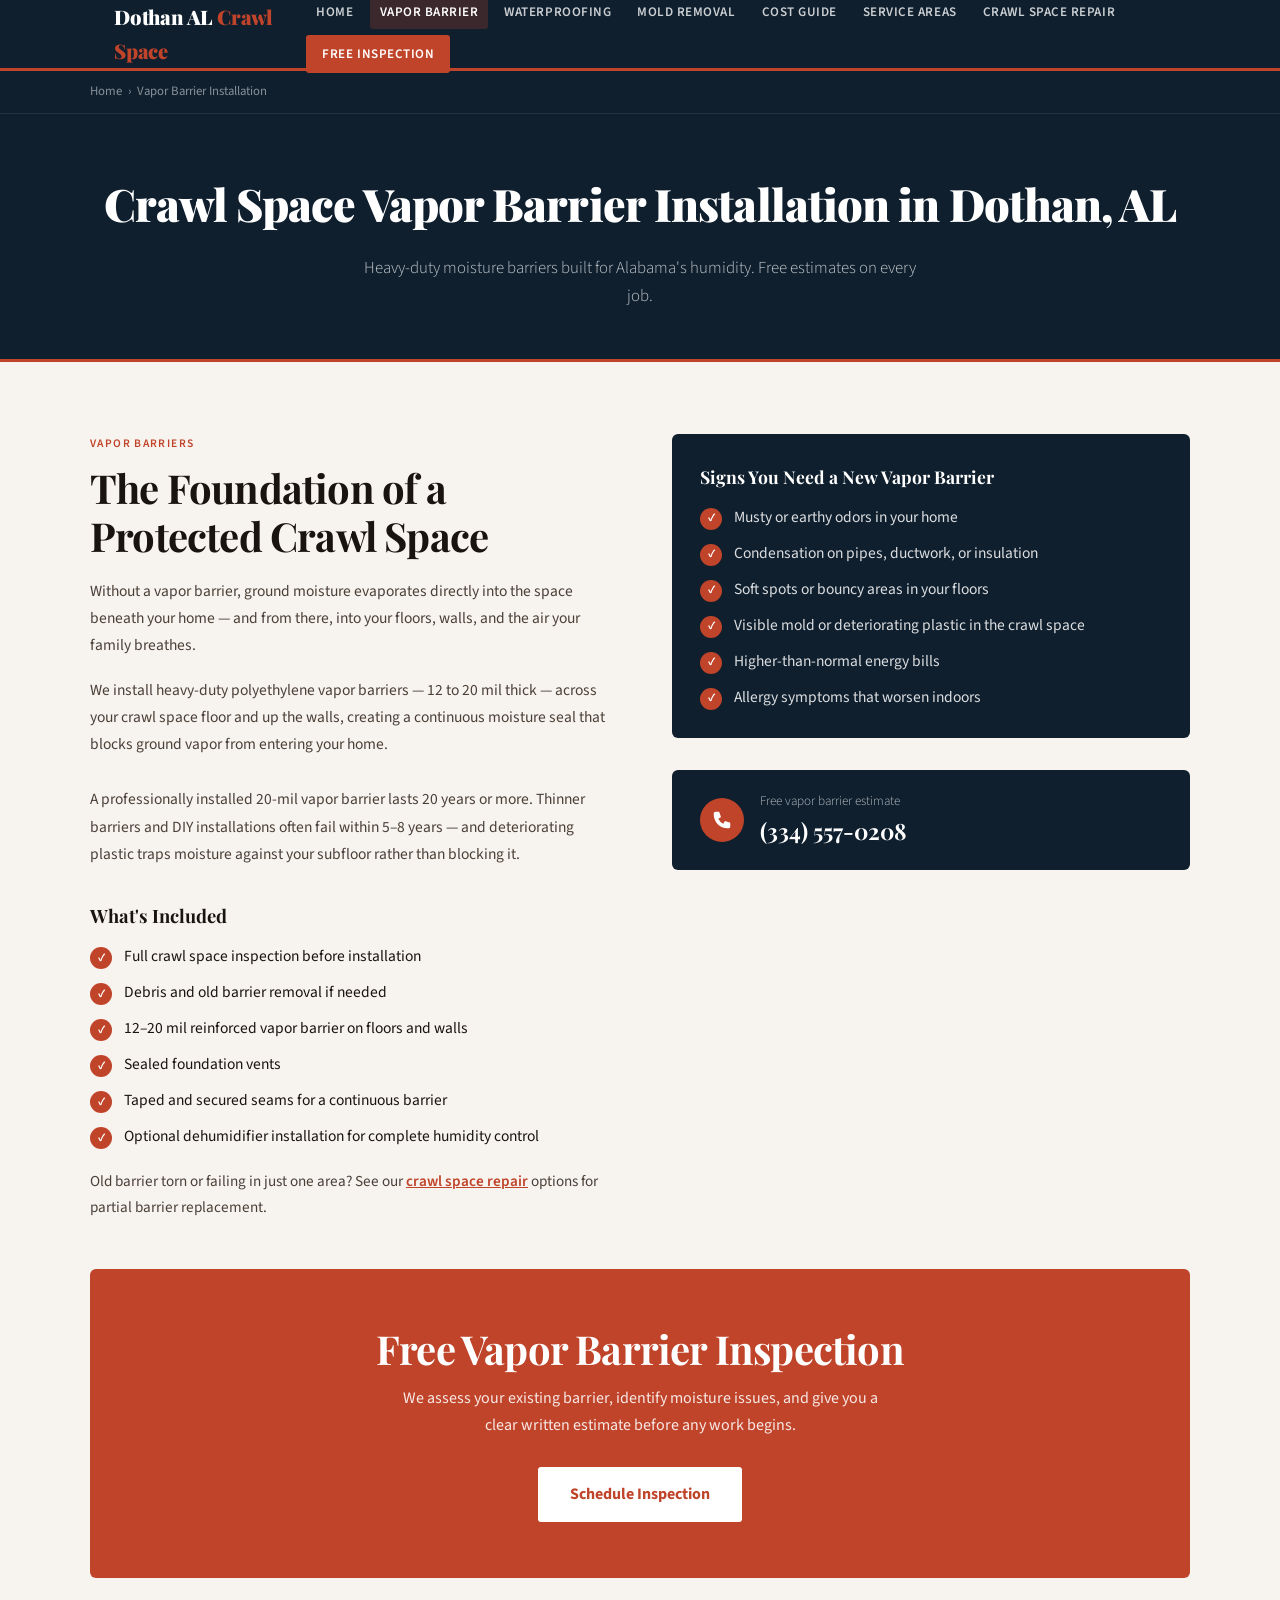
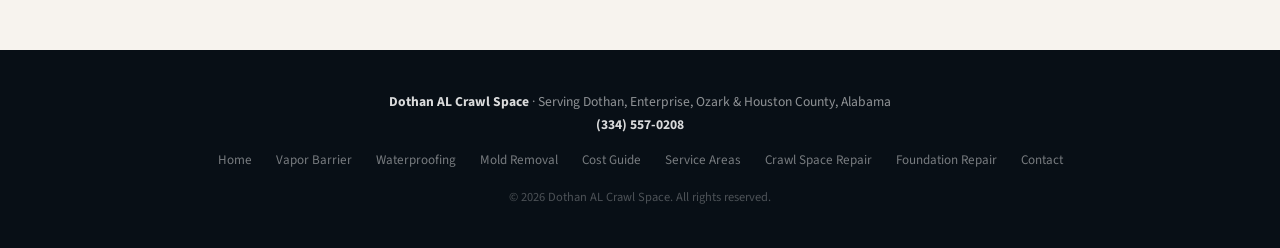
<file: vapor-barrier/index.html>
<!DOCTYPE html>
<html lang="en">
<head>
<meta charset="UTF-8">
<meta name="viewport" content="width=device-width, initial-scale=1.0">
<title>Crawl Space Vapor Barrier Dothan AL | Installation & Replacement</title>
<meta name="description" content="Crawl space vapor barrier installation in Dothan, AL. Heavy-duty moisture barriers protect your home from Alabama humidity. Free estimates. Call (334) 557-0208.">
<link rel="canonical" href="https://dothanalcrawlspace.com/vapor-barrier/">
<link rel="preconnect" href="https://fonts.googleapis.com">
<link href="https://fonts.googleapis.com/css2?family=Playfair+Display:wght@700;900&family=Source+Sans+3:wght@300;400;600&display=swap" rel="stylesheet">
<link rel="stylesheet" href="/styles.css">
<script type="application/ld+json">
{
"@context": "https://schema.org",
"@type": "Service",
"name": "Crawl Space Vapor Barrier Installation",
"provider": {"@type": "LocalBusiness", "name": "Dothan AL Crawl Space", "telephone": "(334) 557-0208"},
"areaServed": {"@type": "City", "name": "Dothan", "containedIn": {"@type": "State", "name": "Alabama"}},
"description": "Professional crawl space vapor barrier installation in Dothan, AL. Heavy-duty 12-20 mil polyethylene barriers for lasting moisture protection."
}
</script>
</head>
<body>

<header>
<div class="header-inner">
<a href="/" class="logo">Dothan AL <span>Crawl Space</span></a>
<button class="mobile-menu-btn" onclick="document.getElementById('main-nav').classList.toggle('open')" aria-label="Menu">
<span></span><span></span><span></span>
</button>
<nav id="main-nav">
<a href="/">Home</a>
<a href="/vapor-barrier/" class="active">Vapor Barrier</a>
<a href="/waterproofing/">Waterproofing</a>
<a href="/mold-remediation/">Mold Removal</a>
<a href="/cost/">Cost Guide</a>
<a href="/houston-county/">Service Areas</a>
<a href="/crawl-space-repair/">Crawl Space Repair</a>
<a href="/contact/" class="header-cta">Free Inspection</a>
</nav>
</div>
</header>

<div class="breadcrumb">
<div class="breadcrumb-inner">
<a href="/">Home</a><span>›</span>Vapor Barrier Installation
</div>
</div>

<div class="page-hero">
<h1>Crawl Space Vapor Barrier Installation in Dothan, AL</h1>
<p>Heavy-duty moisture barriers built for Alabama's humidity. Free estimates on every job.</p>
</div>

<div class="section">
<div class="section-inner">
<div class="two-col">
<div>
<span class="section-label">Vapor Barriers</span>
<h2>The Foundation of a Protected Crawl Space</h2>
<p style="margin-bottom:18px; font-size:0.97rem; color:#4a4038; line-height:1.75;">Without a vapor barrier, ground moisture evaporates directly into the space beneath your home — and from there, into your floors, walls, and the air your family breathes.</p>
<p style="margin-bottom:28px; font-size:0.97rem; color:#4a4038; line-height:1.75;">We install heavy-duty polyethylene vapor barriers — 12 to 20 mil thick — across your crawl space floor and up the walls, creating a continuous moisture seal that blocks ground vapor from entering your home.</p>
<p style="margin-bottom:32px; font-size:0.97rem; color:#4a4038; line-height:1.75;">A professionally installed 20-mil vapor barrier lasts 20 years or more. Thinner barriers and DIY installations often fail within 5–8 years — and deteriorating plastic traps moisture against your subfloor rather than blocking it.</p>
<h3 style="font-family:'Playfair Display',serif; font-size:1.15rem; margin-bottom:14px;">What's Included</h3>
<ul class="service-list">
<li>Full crawl space inspection before installation</li>
<li>Debris and old barrier removal if needed</li>
<li>12–20 mil reinforced vapor barrier on floors and walls</li>
<li>Sealed foundation vents</li>
<li>Taped and secured seams for a continuous barrier</li>
<li>Optional dehumidifier installation for complete humidity control</li>
</ul>
<p style="margin-top:20px; font-size:0.95rem; color:#4a4038; line-height:1.7;">Old barrier torn or failing in just one area? See our <a href="/crawl-space-repair/" style="color:var(--rust); font-weight:600;">crawl space repair</a> options for partial barrier replacement.</p>
</div>
<div>
<div class="dark-card" style="margin-bottom:20px;">
<h3>Signs You Need a New Vapor Barrier</h3>
<ul class="service-list">
<li>Musty or earthy odors in your home</li>
<li>Condensation on pipes, ductwork, or insulation</li>
<li>Soft spots or bouncy areas in your floors</li>
<li>Visible mold or deteriorating plastic in the crawl space</li>
<li>Higher-than-normal energy bills</li>
<li>Allergy symptoms that worsen indoors</li>
</ul>
</div>
<a href="tel:3345570208" class="phone-callout">
<div class="phone-icon">
<svg viewBox="0 0 24 24"><path d="M3 5a2 2 0 012-2h3.28a1 1 0 01.948.684l1.498 4.493a1 1 0 01-.502 1.21l-2.257 1.13a11.042 11.042 0 005.516 5.516l1.13-2.257a1 1 0 011.21-.502l4.493 1.498a1 1 0 01.684.949V19a2 2 0 01-2 2h-1C9.716 21 3 14.284 3 6V5z"/></svg>
</div>
<div>
<div class="phone-text">Free vapor barrier estimate</div>
<div class="phone-number">(334) 557-0208</div>
</div>
</a>
</div>
</div>
<div style="margin-top:48px;">
<div class="cta-block">
<h2>Free Vapor Barrier Inspection</h2>
<p>We assess your existing barrier, identify moisture issues, and give you a clear written estimate before any work begins.</p>
<a href="/contact/" class="btn-white">Schedule Inspection</a>
</div>
</div>
</div>
</div>

<footer>
<strong>Dothan AL Crawl Space</strong> · Serving Dothan, Enterprise, Ozark & Houston County, Alabama<br>
<strong>(334) 557-0208</strong>
<div class="footer-links">
<a href="/">Home</a>
<a href="/vapor-barrier/">Vapor Barrier</a>
<a href="/waterproofing/">Waterproofing</a>
<a href="/mold-remediation/">Mold Removal</a>
<a href="/cost/">Cost Guide</a>
<a href="/houston-county/">Service Areas</a>
<a href="/crawl-space-repair/">Crawl Space Repair</a>
<a href="/foundation-repair/">Foundation Repair</a>
<a href="/contact/">Contact</a>
</div>
<div class="footer-copy">© 2026 Dothan AL Crawl Space. All rights reserved.</div>
</footer>

</body>
</html>
</file>
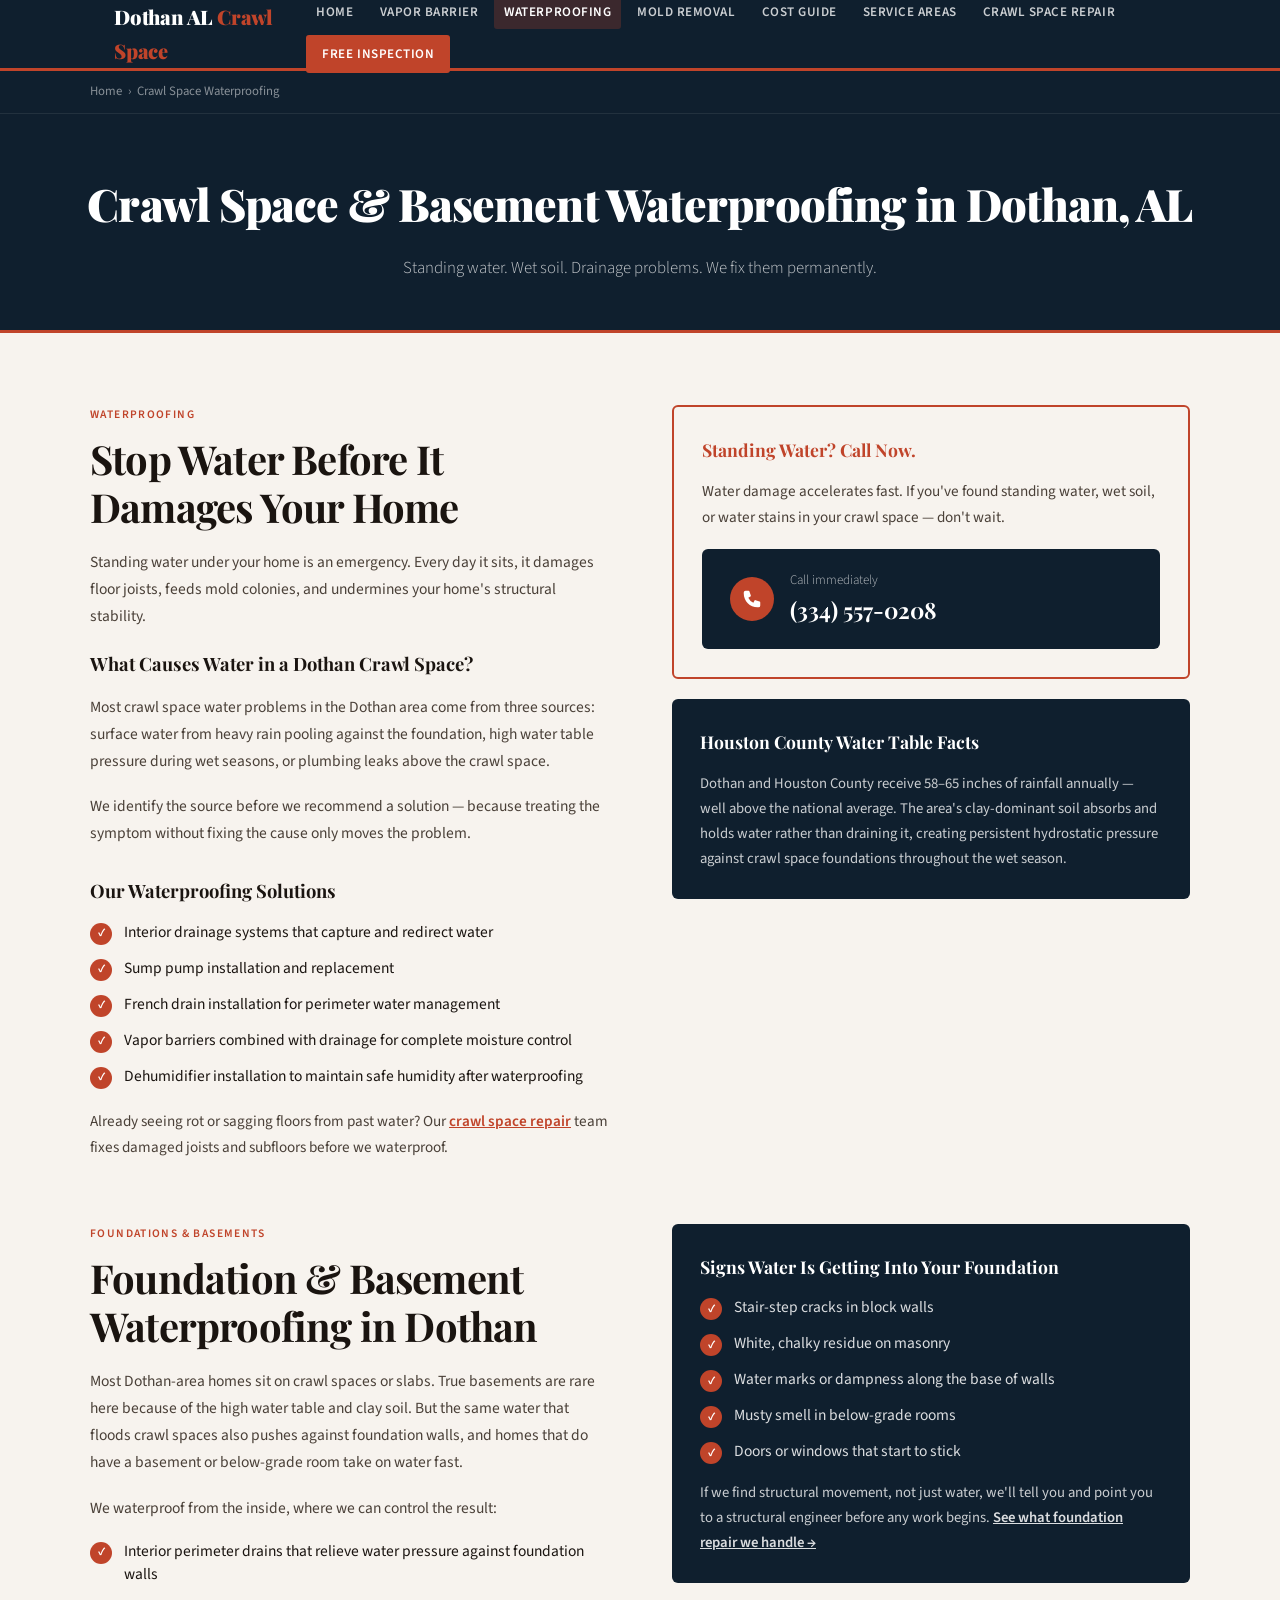
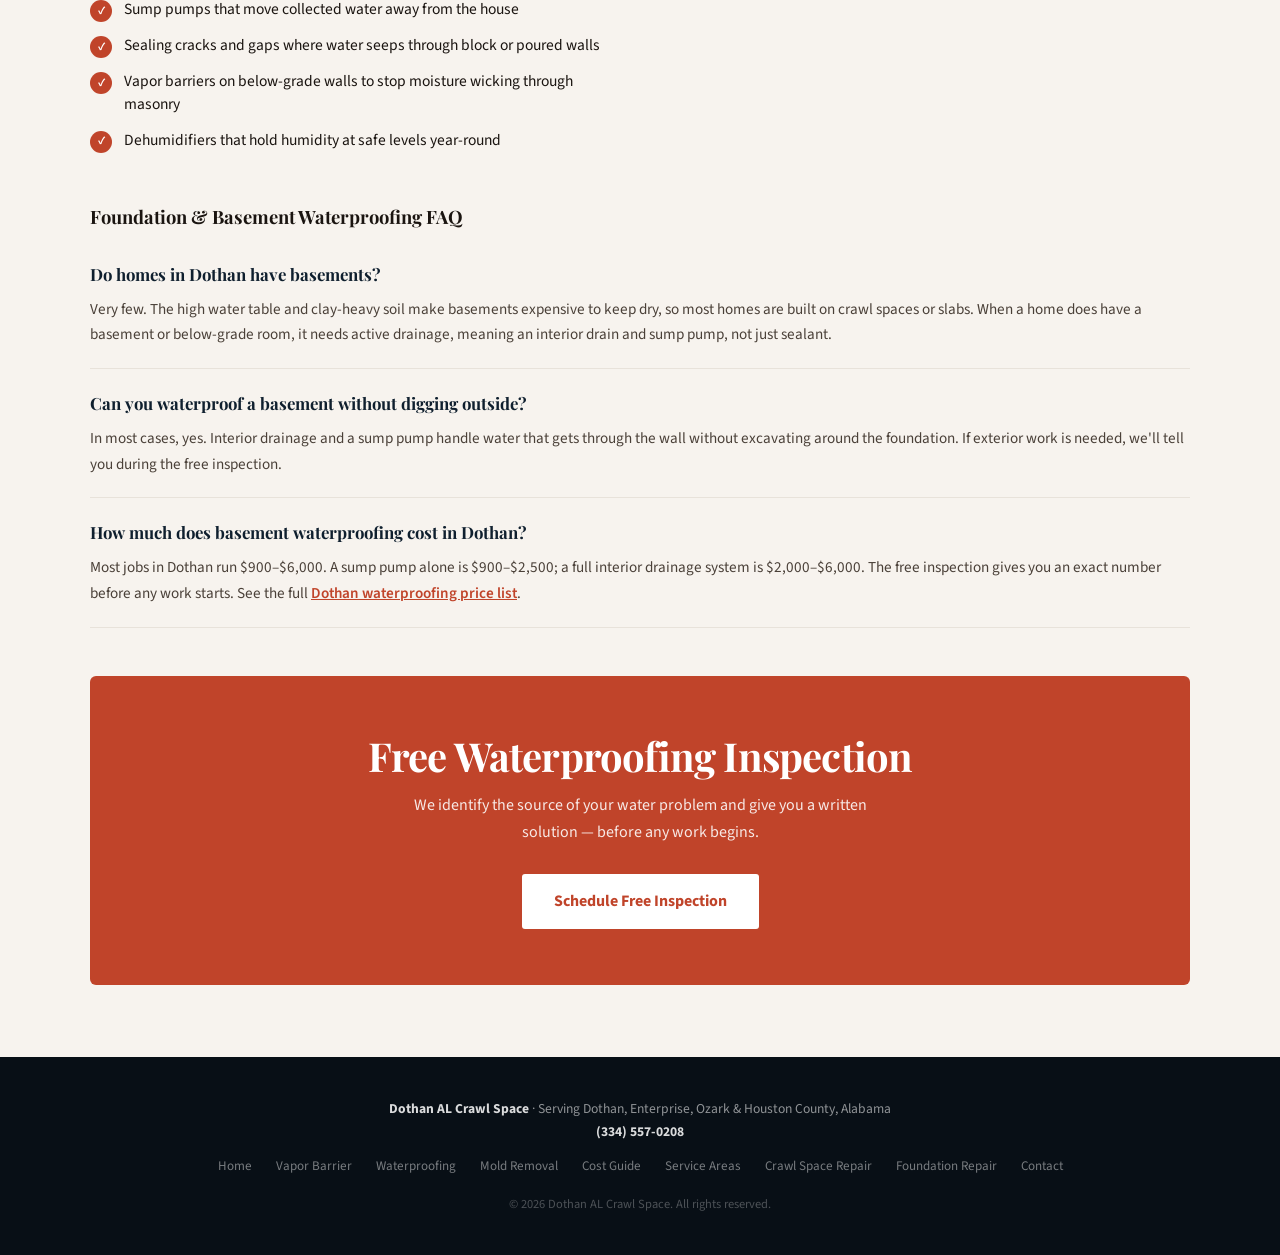
<file: waterproofing/index.html>
<!DOCTYPE html>
<html lang="en">
<head>
<meta charset="UTF-8">
<meta name="viewport" content="width=device-width, initial-scale=1.0">
<title>Crawl Space & Basement Waterproofing Dothan AL | Free Inspection</title>
<meta name="description" content="Crawl space, basement & foundation waterproofing in Dothan, AL. Drains, sump pumps & vapor barriers that stop water for good. Free inspection: (334) 557-0208.">
<link rel="canonical" href="https://dothanalcrawlspace.com/waterproofing/">
<link rel="preconnect" href="https://fonts.googleapis.com">
<link href="https://fonts.googleapis.com/css2?family=Playfair+Display:wght@700;900&family=Source+Sans+3:wght@300;400;600&display=swap" rel="stylesheet">
<link rel="stylesheet" href="/styles.css">
<script type="application/ld+json">
{
"@context": "https://schema.org",
"@type": "Service",
"name": "Crawl Space Waterproofing",
"provider": {"@type": "LocalBusiness", "name": "Dothan AL Crawl Space", "telephone": "(334) 557-0208"},
"areaServed": {"@type": "City", "name": "Dothan", "containedIn": {"@type": "State", "name": "Alabama"}},
"description": "Crawl space, basement and foundation waterproofing in Dothan, AL including interior drainage, sump pumps, crack sealing and French drains."
}
</script>
<script type="application/ld+json">
{
 "@context": "https://schema.org",
 "@type": "FAQPage",
 "mainEntity": [
  {
   "@type": "Question",
   "name": "Do homes in Dothan have basements?",
   "acceptedAnswer": {
    "@type": "Answer",
    "text": "Very few. The high water table and clay-heavy soil make basements expensive to keep dry, so most homes are built on crawl spaces or slabs. When a home does have a basement or below-grade room, it needs active drainage, meaning an interior drain and sump pump, not just sealant."
   }
  },
  {
   "@type": "Question",
   "name": "Can you waterproof a basement without digging outside?",
   "acceptedAnswer": {
    "@type": "Answer",
    "text": "In most cases, yes. Interior drainage and a sump pump handle water that gets through the wall without excavating around the foundation. If exterior work is needed, we'll tell you during the free inspection."
   }
  },
  {
   "@type": "Question",
   "name": "How much does basement waterproofing cost in Dothan?",
   "acceptedAnswer": {
    "@type": "Answer",
    "text": "Most jobs in Dothan run $900–$6,000. A sump pump alone is $900–$2,500; a full interior drainage system is $2,000–$6,000. The free inspection gives you an exact number before any work starts."
   }
  }
 ]
}
</script>
</head>
<body>

<header>
<div class="header-inner">
<a href="/" class="logo">Dothan AL <span>Crawl Space</span></a>
<button class="mobile-menu-btn" onclick="document.getElementById('main-nav').classList.toggle('open')" aria-label="Menu">
<span></span><span></span><span></span>
</button>
<nav id="main-nav">
<a href="/">Home</a>
<a href="/vapor-barrier/">Vapor Barrier</a>
<a href="/waterproofing/" class="active">Waterproofing</a>
<a href="/mold-remediation/">Mold Removal</a>
<a href="/cost/">Cost Guide</a>
<a href="/houston-county/">Service Areas</a>
<a href="/crawl-space-repair/">Crawl Space Repair</a>
<a href="/contact/" class="header-cta">Free Inspection</a>
</nav>
</div>
</header>

<div class="breadcrumb">
<div class="breadcrumb-inner">
<a href="/">Home</a><span>›</span>Crawl Space Waterproofing
</div>
</div>

<div class="page-hero">
<h1>Crawl Space & Basement Waterproofing in Dothan, AL</h1>
<p>Standing water. Wet soil. Drainage problems. We fix them permanently.</p>
</div>

<div class="section">
<div class="section-inner">
<div class="two-col">
<div>
<span class="section-label">Waterproofing</span>
<h2>Stop Water Before It Damages Your Home</h2>
<p style="margin-bottom:18px; font-size:0.97rem; color:#4a4038; line-height:1.75;">Standing water under your home is an emergency. Every day it sits, it damages floor joists, feeds mold colonies, and undermines your home's structural stability.</p>
<h3 style="font-family:'Playfair Display',serif; font-size:1.15rem; margin-bottom:14px;">What Causes Water in a Dothan Crawl Space?</h3>
<p style="margin-bottom:18px; font-size:0.97rem; color:#4a4038; line-height:1.75;">Most crawl space water problems in the Dothan area come from three sources: surface water from heavy rain pooling against the foundation, high water table pressure during wet seasons, or plumbing leaks above the crawl space.</p>
<p style="margin-bottom:28px; font-size:0.97rem; color:#4a4038; line-height:1.75;">We identify the source before we recommend a solution — because treating the symptom without fixing the cause only moves the problem.</p>
<h3 style="font-family:'Playfair Display',serif; font-size:1.15rem; margin-bottom:14px;">Our Waterproofing Solutions</h3>
<ul class="service-list">
<li>Interior drainage systems that capture and redirect water</li>
<li>Sump pump installation and replacement</li>
<li>French drain installation for perimeter water management</li>
<li>Vapor barriers combined with drainage for complete moisture control</li>
<li>Dehumidifier installation to maintain safe humidity after waterproofing</li>
</ul>
<p style="margin-top:20px; font-size:0.95rem; color:#4a4038; line-height:1.7;">Already seeing rot or sagging floors from past water? Our <a href="/crawl-space-repair/" style="color:var(--rust); font-weight:600;">crawl space repair</a> team fixes damaged joists and subfloors before we waterproof.</p>
</div>
<div>
<div class="light-card" style="border: 2px solid var(--rust); margin-bottom:20px;">
<h3 style="color:var(--rust);">Standing Water? Call Now.</h3>
<p style="margin-bottom:18px;">Water damage accelerates fast. If you've found standing water, wet soil, or water stains in your crawl space — don't wait.</p>
<a href="tel:3345570208" class="phone-callout" style="margin:0;">
<div class="phone-icon">
<svg viewBox="0 0 24 24"><path d="M3 5a2 2 0 012-2h3.28a1 1 0 01.948.684l1.498 4.493a1 1 0 01-.502 1.21l-2.257 1.13a11.042 11.042 0 005.516 5.516l1.13-2.257a1 1 0 011.21-.502l4.493 1.498a1 1 0 01.684.949V19a2 2 0 01-2 2h-1C9.716 21 3 14.284 3 6V5z"/></svg>
</div>
<div>
<div class="phone-text">Call immediately</div>
<div class="phone-number">(334) 557-0208</div>
</div>
</a>
</div>
<div class="dark-card">
<h3>Houston County Water Table Facts</h3>
<p>Dothan and Houston County receive 58–65 inches of rainfall annually — well above the national average. The area's clay-dominant soil absorbs and holds water rather than draining it, creating persistent hydrostatic pressure against crawl space foundations throughout the wet season.</p>
</div>
</div>
</div>
<div style="margin-top:64px;">
<div class="two-col">
<div>
<span class="section-label">Foundations &amp; Basements</span>
<h2>Foundation &amp; Basement Waterproofing in Dothan</h2>
<p style="margin-bottom:18px; font-size:0.97rem; color:#4a4038; line-height:1.75;">Most Dothan-area homes sit on crawl spaces or slabs. True basements are rare here because of the high water table and clay soil. But the same water that floods crawl spaces also pushes against foundation walls, and homes that do have a basement or below-grade room take on water fast.</p>
<p style="margin-bottom:18px; font-size:0.97rem; color:#4a4038; line-height:1.75;">We waterproof from the inside, where we can control the result:</p>
<ul class="service-list">
<li>Interior perimeter drains that relieve water pressure against foundation walls</li>
<li>Sump pumps that move collected water away from the house</li>
<li>Sealing cracks and gaps where water seeps through block or poured walls</li>
<li>Vapor barriers on below-grade walls to stop moisture wicking through masonry</li>
<li>Dehumidifiers that hold humidity at safe levels year-round</li>
</ul>
</div>
<div>
<div class="dark-card">
<h3>Signs Water Is Getting Into Your Foundation</h3>
<ul class="service-list">
<li>Stair-step cracks in block walls</li>
<li>White, chalky residue on masonry</li>
<li>Water marks or dampness along the base of walls</li>
<li>Musty smell in below-grade rooms</li>
<li>Doors or windows that start to stick</li>
</ul>
<p style="margin-top:16px;">If we find structural movement, not just water, we'll tell you and point you to a structural engineer before any work begins. <a href="/foundation-repair/" style="color:rgba(255,255,255,0.85); font-weight:600;">See what foundation repair we handle →</a></p>
</div>
</div>
</div>
<h3 style="font-family:'Playfair Display',serif; font-size:1.15rem; margin:48px 0 8px;">Foundation &amp; Basement Waterproofing FAQ</h3>
<div class="faq-item">
<div class="faq-q">Do homes in Dothan have basements?</div>
<div class="faq-a">Very few. The high water table and clay-heavy soil make basements expensive to keep dry, so most homes are built on crawl spaces or slabs. When a home does have a basement or below-grade room, it needs active drainage, meaning an interior drain and sump pump, not just sealant.</div>
</div>
<div class="faq-item">
<div class="faq-q">Can you waterproof a basement without digging outside?</div>
<div class="faq-a">In most cases, yes. Interior drainage and a sump pump handle water that gets through the wall without excavating around the foundation. If exterior work is needed, we'll tell you during the free inspection.</div>
</div>
<div class="faq-item">
<div class="faq-q">How much does basement waterproofing cost in Dothan?</div>
<div class="faq-a">Most jobs in Dothan run $900–$6,000. A sump pump alone is $900–$2,500; a full interior drainage system is $2,000–$6,000. The free inspection gives you an exact number before any work starts. See the full <a href="/cost/" style="color:var(--rust); font-weight:600;">Dothan waterproofing price list</a>.</div>
</div>
</div>
<div style="margin-top:48px;">
<div class="cta-block">
<h2>Free Waterproofing Inspection</h2>
<p>We identify the source of your water problem and give you a written solution — before any work begins.</p>
<a href="/contact/" class="btn-white">Schedule Free Inspection</a>
</div>
</div>
</div>
</div>

<footer>
<strong>Dothan AL Crawl Space</strong> · Serving Dothan, Enterprise, Ozark & Houston County, Alabama<br>
<strong>(334) 557-0208</strong>
<div class="footer-links">
<a href="/">Home</a>
<a href="/vapor-barrier/">Vapor Barrier</a>
<a href="/waterproofing/">Waterproofing</a>
<a href="/mold-remediation/">Mold Removal</a>
<a href="/cost/">Cost Guide</a>
<a href="/houston-county/">Service Areas</a>
<a href="/crawl-space-repair/">Crawl Space Repair</a>
<a href="/foundation-repair/">Foundation Repair</a>
<a href="/contact/">Contact</a>
</div>
<div class="footer-copy">© 2026 Dothan AL Crawl Space. All rights reserved.</div>
</footer>

</body>
</html>
</file>
<file: styles.css>
:root {
--navy: #0f1f2e;
--rust: #c0442a;
--rust-light: #d9553a;
--cream: #f7f3ee;
--warm-gray: #e8e2da;
--mid-gray: #8a8078;
--text: #1a1410;
--white: #ffffff;
}

* { margin: 0; padding: 0; box-sizing: border-box; }

body {
font-family: 'Source Sans 3', sans-serif;
font-weight: 400;
color: var(--text);
background: var(--cream);
line-height: 1.7;
}

/* ── HEADER ── */
header {
background: var(--navy);
position: sticky;
top: 0;
z-index: 100;
border-bottom: 3px solid var(--rust);
}
.header-inner {
max-width: 1100px;
margin: 0 auto;
padding: 0 24px;
display: flex;
align-items: center;
justify-content: space-between;
height: 68px;
}
.logo {
font-family: 'Playfair Display', serif;
font-weight: 900;
font-size: 1.25rem;
color: var(--white);
text-decoration: none;
letter-spacing: -0.01em;
}
.logo span { color: var(--rust); }
nav { display: flex; gap: 6px; align-items: center; flex-wrap: wrap; }
nav a {
color: rgba(255,255,255,0.78);
text-decoration: none;
font-size: 0.82rem;
font-weight: 600;
letter-spacing: 0.04em;
text-transform: uppercase;
padding: 6px 10px;
border-radius: 3px;
transition: all 0.2s;
}
nav a:hover, nav a.active { color: var(--white); background: rgba(192,68,42,0.25); }
nav a.header-cta {
background: var(--rust);
color: var(--white);
padding: 8px 16px;
}
nav a.header-cta:hover { background: var(--rust-light); }

/* ── MOBILE NAV ── */
.mobile-menu-btn {
display: none;
flex-direction: column;
gap: 5px;
cursor: pointer;
padding: 4px;
background: none;
border: none;
}
.mobile-menu-btn span {
display: block;
width: 24px;
height: 2px;
background: white;
border-radius: 2px;
}
@media (max-width: 768px) {
nav { display: none; }
.mobile-menu-btn { display: flex; }
nav.open {
display: flex;
flex-direction: column;
position: absolute;
top: 68px;
left: 0;
right: 0;
background: var(--navy);
padding: 16px;
border-top: 1px solid rgba(255,255,255,0.1);
gap: 4px;
}
}

/* ── HERO ── */
.hero {
background: var(--navy);
color: var(--white);
padding: 80px 24px 72px;
text-align: center;
position: relative;
overflow: hidden;
}
.hero::before {
content: '';
position: absolute;
inset: 0;
background: repeating-linear-gradient(45deg, transparent, transparent 40px, rgba(192,68,42,0.04) 40px, rgba(192,68,42,0.04) 41px);
}
.hero-inner { position: relative; max-width: 780px; margin: 0 auto; }
.hero-badge {
display: inline-block;
background: var(--rust);
color: var(--white);
font-size: 0.72rem;
font-weight: 600;
letter-spacing: 0.1em;
text-transform: uppercase;
padding: 5px 14px;
border-radius: 2px;
margin-bottom: 22px;
}
.hero h1 {
font-family: 'Playfair Display', serif;
font-size: clamp(2.2rem, 5vw, 3.6rem);
font-weight: 900;
line-height: 1.1;
margin-bottom: 20px;
letter-spacing: -0.02em;
}
.hero h1 em { color: var(--rust); font-style: normal; }
.hero p {
font-size: 1.12rem;
color: rgba(255,255,255,0.82);
max-width: 580px;
margin: 0 auto 36px;
font-weight: 300;
}
.hero-actions { display: flex; gap: 14px; justify-content: center; flex-wrap: wrap; }

/* ── PAGE HERO (interior) ── */
.page-hero {
background: var(--navy);
color: var(--white);
padding: 52px 24px 48px;
text-align: center;
border-bottom: 3px solid var(--rust);
}
.page-hero h1 {
font-family: 'Playfair Display', serif;
font-size: clamp(1.8rem, 4vw, 2.8rem);
font-weight: 900;
letter-spacing: -0.02em;
margin-bottom: 12px;
}
.page-hero p { color: rgba(255,255,255,0.75); font-size: 1.05rem; font-weight: 300; max-width: 560px; margin: 0 auto; }

/* ── BUTTONS ── */
.btn-primary {
background: var(--rust);
color: var(--white);
padding: 15px 32px;
border-radius: 3px;
font-weight: 600;
font-size: 1rem;
text-decoration: none;
display: inline-block;
transition: background 0.2s, transform 0.15s;
border: none;
cursor: pointer;
}
.btn-primary:hover { background: var(--rust-light); transform: translateY(-1px); }
.btn-outline {
border: 2px solid rgba(255,255,255,0.85);
color: var(--white);
padding: 13px 32px;
border-radius: 3px;
font-weight: 600;
font-size: 1rem;
text-decoration: none;
display: inline-block;
transition: all 0.2s;
background: rgba(255,255,255,0.1);
}
.btn-outline:hover { border-color: white; background: rgba(255,255,255,0.2); }
.btn-white {
background: var(--white);
color: var(--rust);
padding: 14px 32px;
border-radius: 3px;
font-weight: 700;
font-size: 1rem;
text-decoration: none;
display: inline-block;
transition: opacity 0.2s;
border: none;
cursor: pointer;
}
.btn-white:hover { opacity: 0.92; }

/* ── TRUST BAR ── */
.trust-bar { background: var(--rust); color: var(--white); padding: 14px 24px; }
.trust-bar-inner {
max-width: 1100px;
margin: 0 auto;
display: flex;
justify-content: center;
gap: 40px;
flex-wrap: wrap;
}
.trust-item {
display: flex;
align-items: center;
gap: 8px;
font-size: 0.88rem;
font-weight: 600;
letter-spacing: 0.03em;
}
.trust-item svg { width: 18px; height: 18px; fill: rgba(255,255,255,0.85); }

/* ── SECTIONS ── */
.section { padding: 72px 24px; }
.section-inner { max-width: 1100px; margin: 0 auto; }
.section-alt { background: var(--white); }
.section-dark { background: var(--navy); color: var(--white); }

.section-label {
font-size: 0.72rem;
font-weight: 600;
letter-spacing: 0.12em;
text-transform: uppercase;
color: var(--rust);
margin-bottom: 10px;
display: block;
}

h2 {
font-family: 'Playfair Display', serif;
font-size: clamp(1.7rem, 3.5vw, 2.5rem);
font-weight: 700;
line-height: 1.2;
letter-spacing: -0.02em;
margin-bottom: 18px;
}
.section-dark h2 { color: var(--white); }

.lead {
font-size: 1.08rem;
color: #4a4038;
max-width: 640px;
margin-bottom: 48px;
font-weight: 300;
line-height: 1.75;
}
.section-dark .lead { color: rgba(255,255,255,0.75); }

/* ── CARDS ── */
.card-grid { display: grid; grid-template-columns: repeat(auto-fit, minmax(280px, 1fr)); gap: 24px; }
.card {
background: var(--cream);
border: 1px solid var(--warm-gray);
border-radius: 6px;
padding: 32px 28px;
transition: transform 0.2s, box-shadow 0.2s;
text-decoration: none;
color: inherit;
display: block;
}
.card:hover { transform: translateY(-3px); box-shadow: 0 8px 28px rgba(0,0,0,0.08); }
.card-icon {
width: 48px;
height: 48px;
background: var(--rust);
border-radius: 4px;
display: flex;
align-items: center;
justify-content: center;
margin-bottom: 18px;
}
.card-icon svg { width: 26px; height: 26px; fill: white; }
.card h3 {
font-family: 'Playfair Display', serif;
font-size: 1.2rem;
font-weight: 700;
margin-bottom: 10px;
letter-spacing: -0.01em;
}
.card p { font-size: 0.95rem; color: #5a5048; line-height: 1.65; }
.card-link {
display: inline-block;
margin-top: 16px;
color: var(--rust);
font-weight: 600;
font-size: 0.88rem;
letter-spacing: 0.03em;
}

/* ── TWO COL ── */
.two-col { display: grid; grid-template-columns: 1fr 1fr; gap: 64px; align-items: start; }
@media (max-width: 720px) { .two-col { grid-template-columns: 1fr; gap: 40px; } }

/* ── CTA BLOCK ── */
.cta-block {
background: var(--rust);
color: var(--white);
padding: 56px 40px;
border-radius: 6px;
text-align: center;
}
.cta-block h2 { color: var(--white); margin-bottom: 12px; }
.cta-block p { color: rgba(255,255,255,0.88); max-width: 500px; margin: 0 auto 28px; }

/* ── TABLE ── */
table { width: 100%; border-collapse: collapse; margin: 24px 0; }
th {
background: var(--navy);
color: var(--white);
padding: 12px 16px;
text-align: left;
font-size: 0.82rem;
font-weight: 600;
letter-spacing: 0.05em;
text-transform: uppercase;
}
td { padding: 12px 16px; border-bottom: 1px solid var(--warm-gray); font-size: 0.95rem; }
tr:nth-child(even) td { background: var(--white); }

/* ── FAQ ── */
.faq-item { border-bottom: 1px solid var(--warm-gray); padding: 20px 0; }
.faq-q { font-family: 'Playfair Display', serif; font-weight: 700; font-size: 1.05rem; margin-bottom: 8px; color: var(--navy); }
.faq-a { font-size: 0.95rem; color: #4a4038; line-height: 1.7; }

/* ── FORM ── */
.form-grid { display: grid; grid-template-columns: 1fr 1fr; gap: 16px; }
@media (max-width: 560px) { .form-grid { grid-template-columns: 1fr; } }
.form-group { display: flex; flex-direction: column; gap: 6px; }
.form-group.full { grid-column: 1 / -1; }
label { font-size: 0.82rem; font-weight: 600; letter-spacing: 0.05em; text-transform: uppercase; color: var(--mid-gray); }
input, textarea, select {
border: 1.5px solid var(--warm-gray);
border-radius: 4px;
padding: 12px 14px;
font-family: 'Source Sans 3', sans-serif;
font-size: 1rem;
background: var(--white);
transition: border-color 0.2s;
outline: none;
}
input:focus, textarea:focus { border-color: var(--rust); }
textarea { min-height: 120px; resize: vertical; }

/* ── SERVICE LIST ── */
.service-list { list-style: none; display: flex; flex-direction: column; gap: 12px; }
.service-list li { display: flex; align-items: flex-start; gap: 12px; font-size: 0.97rem; line-height: 1.5; }
.service-list li::before {
content: '✓';
min-width: 22px;
height: 22px;
background: var(--rust);
color: white;
border-radius: 50%;
font-size: 0.7rem;
font-weight: 700;
display: flex;
align-items: center;
justify-content: center;
margin-top: 2px;
flex-shrink: 0;
}

/* ── AREAS GRID ── */
.areas-grid { display: grid; grid-template-columns: repeat(auto-fit, minmax(160px, 1fr)); gap: 12px; margin-top: 24px; }
.area-pill { background: var(--navy); color: var(--white); padding: 12px 16px; border-radius: 4px; font-size: 0.9rem; font-weight: 600; text-align: center; }

/* ── PHONE CALLOUT ── */
.phone-callout {
display: flex;
align-items: center;
gap: 16px;
background: var(--navy);
color: var(--white);
padding: 20px 28px;
border-radius: 6px;
margin: 32px 0;
text-decoration: none;
}
.phone-callout:hover { background: #162d42; }
.phone-icon {
width: 44px;
height: 44px;
background: var(--rust);
border-radius: 50%;
display: flex;
align-items: center;
justify-content: center;
flex-shrink: 0;
}
.phone-icon svg { width: 22px; height: 22px; fill: white; }
.phone-text { font-size: 0.82rem; opacity: 0.7; font-weight: 300; }
.phone-number { font-family: 'Playfair Display', serif; font-size: 1.4rem; font-weight: 700; }

/* ── DARK CARD ── */
.dark-card { background: var(--navy); color: white; border-radius: 6px; padding: 28px; }
.dark-card h3 { font-family: 'Playfair Display', serif; font-size: 1.1rem; margin-bottom: 14px; color: white; }
.dark-card p { font-size: 0.92rem; color: rgba(255,255,255,0.78); line-height: 1.7; }
.dark-card .service-list li { color: rgba(255,255,255,0.85); }

/* ── LIGHT CARD ── */
.light-card { background: var(--cream); border: 1px solid var(--warm-gray); border-radius: 6px; padding: 28px; }
.light-card h3 { font-family: 'Playfair Display', serif; font-size: 1.1rem; margin-bottom: 14px; }
.light-card p { font-size: 0.95rem; color: #4a4038; line-height: 1.7; }

/* ── BREADCRUMB ── */
.breadcrumb { background: var(--navy); padding: 10px 24px; border-bottom: 1px solid rgba(255,255,255,0.08); }
.breadcrumb-inner { max-width: 1100px; margin: 0 auto; font-size: 0.8rem; color: rgba(255,255,255,0.5); }
.breadcrumb-inner a { color: rgba(255,255,255,0.5); text-decoration: none; }
.breadcrumb-inner a:hover { color: rgba(255,255,255,0.8); }
.breadcrumb-inner span { margin: 0 6px; }

/* ── FOOTER ── */
footer { background: #080f16; color: rgba(255,255,255,0.55); padding: 40px 24px; text-align: center; font-size: 0.85rem; }
footer strong { color: rgba(255,255,255,0.85); }
.footer-links { display: flex; justify-content: center; gap: 24px; margin-top: 12px; flex-wrap: wrap; }
.footer-links a { color: rgba(255,255,255,0.45); text-decoration: none; font-size: 0.82rem; }
.footer-links a:hover { color: rgba(255,255,255,0.7); }
.footer-copy { margin-top: 16px; font-size: 0.78rem; opacity: 0.5; }
</file>
